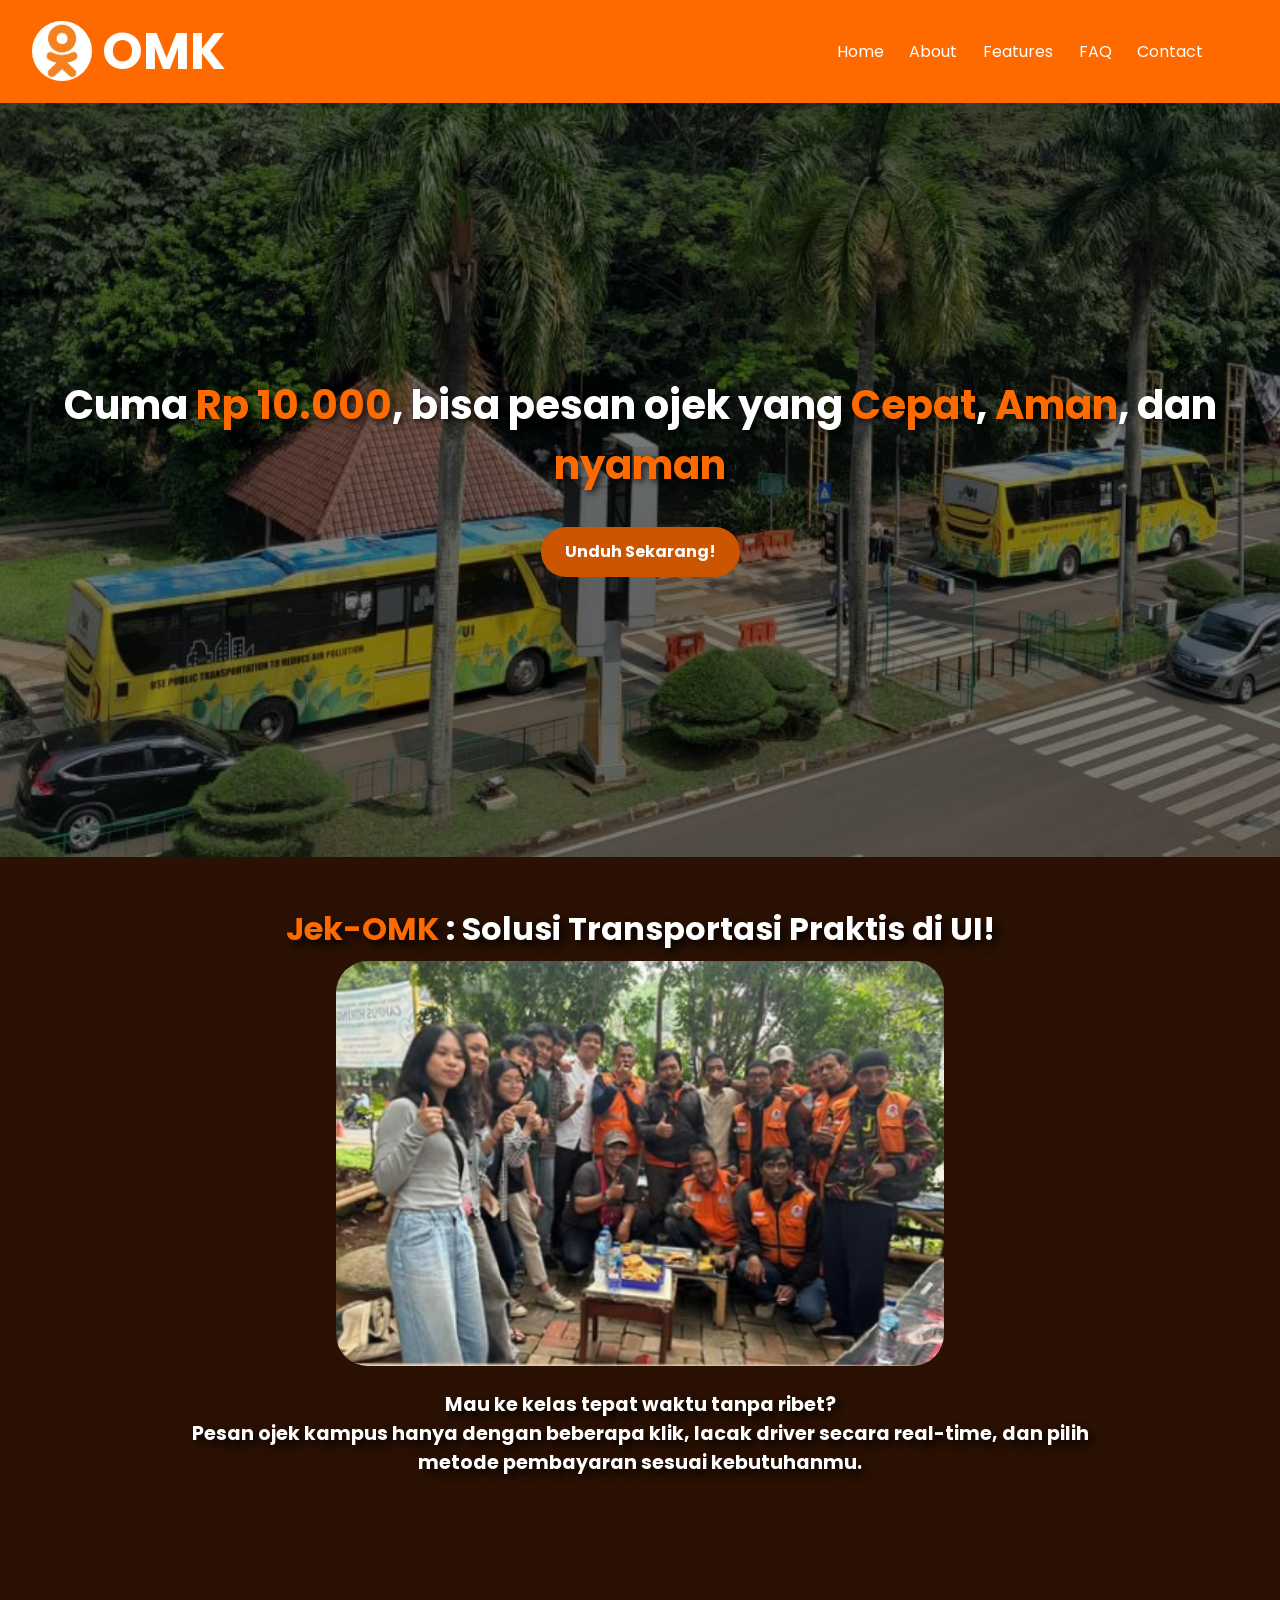
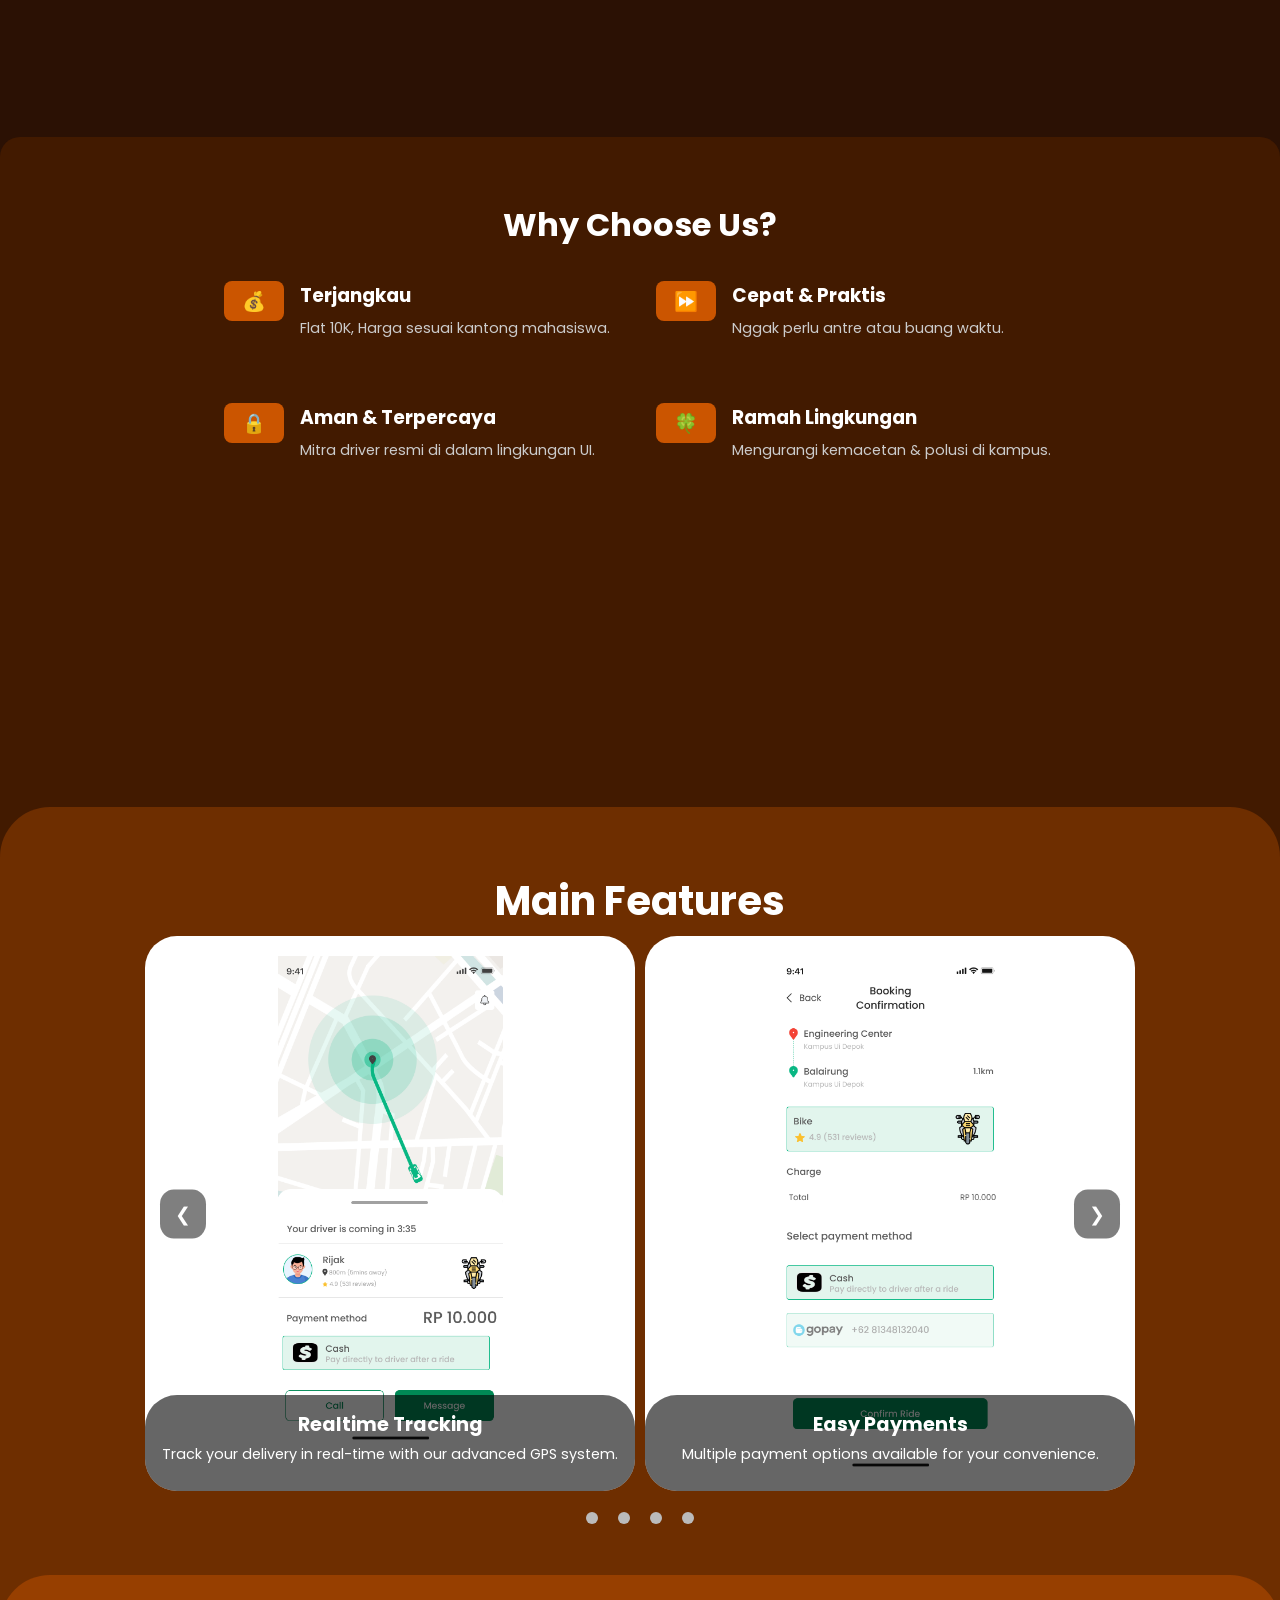
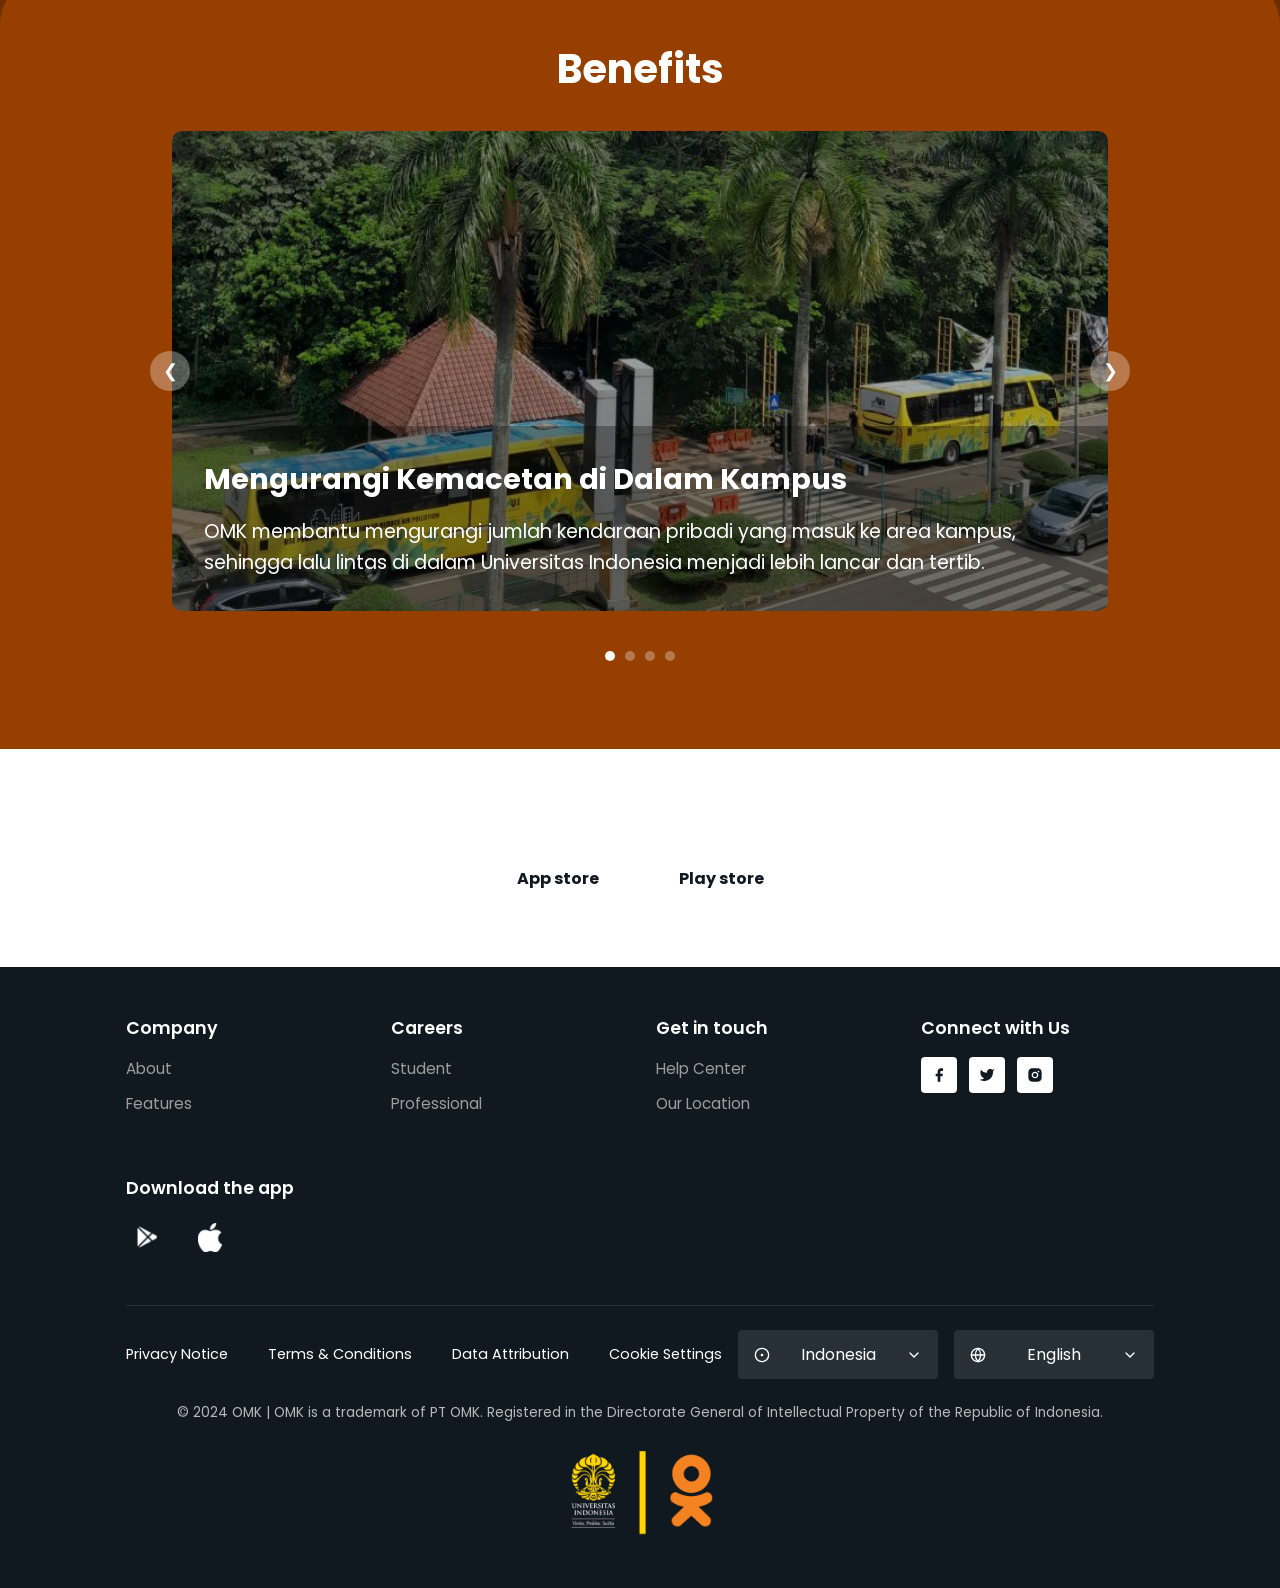
<file: Index.html>
<!DOCTYPE html>
<html lang="en">
<head>
    <meta charset="UTF-8">
    <meta name="viewport" content="width=device-width, initial-scale=1.0">
    <title>OMK</title>
    <link rel="icon" type="image/x-icon" href="assets/omk_logo_uaG_icon.ico">
    <link rel="stylesheet" href="style/styles.css">
    <link rel="stylesheet" href="style/4kHeader-Footer.css">
    <link href="https://fonts.googleapis.com/css2?family=Poppins:wght@800&display=swap" rel="stylesheet">
</head>
<body>
    <div class="container">
        <!-- Header -->
        <header class="header">
            <div class="logo">
                <img src="assets/Logo_main.png" alt="logo omk" height="60px" style="border-radius: 30px;">
                <span class="logo-text">OMK</span>
            </div>            
            <nav class="nav-menu" id="navMenu">
                <ul>    
                    <li><a href="Index.html">Home</a></li>
                    <li><a href="about.html">About</a></li>
                    <li><a href="features.html">Features</a></li>
                    <li><a href="Index_faq.html">FAQ</a></li>
                    <li><a href="contact.html">Contact</a></li>
                </ul>
            </nav>
            <div class="menu-icon" id="menuToggle">&#9776;</div>
        </header>

        <!-- Hero Section with Product Grid -->
        <section id="home" class="hero">
            <h1>Cuma <span style="color: #ff6a00;">Rp 10.000</span>, bisa pesan ojek yang <span style="color: #ff6a00;">Cepat</span>, <span style="color: #ff6a00;">Aman</span>, dan <span style="color: #ff6a00;">nyaman</span></h1>
            <a href="https://www.figma.com/design/m7IZHGyGPSgOtNWLPlBbos/OMK?m=auto&t=wl3Vj22p5blNziUP-6" class="button">Unduh Sekarang!</a>
        </section>
        
        <section id="about">
            <!-- About OMK -->
            <div class="about">
                <h1><span style="color: #ff6a00;">Jek-OMK</span> : Solusi Transportasi Praktis di UI!</h1>
                <img src="assets/opang.png" style="border-radius: 2rem; margin-top: 0.5rem; margin-bottom: 0.5rem;" alt="opang1">
                <h2 id="about-h2"><span class="abouts">Mau ke kelas tepat waktu tanpa ribet? </span><br><span class="about2">Jek-OMK hadir untuk membantu mobilitasmu di dalam kampus UI dengan cepat, aman, dan nyaman! </span><span class="about3">Pesan ojek kampus hanya dengan beberapa klik, lacak driver secara real-time, dan pilih metode pembayaran sesuai kebutuhanmu.</span> 
                </h2>
            </div>
        </section>

        <!-- Why Choose Us -->
        <section class="join">
            <h2>Why Choose Us?</h2>
            
            <div class="join-options">
                <div class="join-option">
                    <div class="option-icon">
                        <p>💰</p>
                    </div>
                    <div class="option-content">
                        <h3>Terjangkau</h3>
                        <p>Flat 10K, Harga sesuai kantong mahasiswa.</p>
                    </div>
                </div>
                
                <div class="join-option">
                    <div class="option-icon">
                        <p>⏩</p>
                    </div>         
                    <div class="option-content">
                        <h3>Cepat & Praktis</h3>
                        <p>Nggak perlu antre atau buang waktu.</p>
                    </div>
                </div>
                
                <div class="join-option">
                    <div class="option-icon">
                        <p>🔒</p>
                    </div>
                    <div class="option-content">
                        <h3>Aman & Terpercaya</h3>
                        <p>Mitra driver resmi di dalam lingkungan UI.</p>
                    </div>
                </div>

                <div class="join-option">
                    <div class="option-icon">
                        <p>🍀</p>
                    </div>
                    <div class="option-content">
                        <h3>Ramah Lingkungan</h3>
                        <p>Mengurangi kemacetan & polusi di kampus.</p>
                    </div>
                </div>
            </div>
        </section>


        <!-- Main Features -->
        <div class="about1">
            <h1>Main Features</h1>
            <div class="slideshow-container">
                <div class="slides-wrapper">
                    <div class="slide">
                        <img src="assets/image1.png" alt="Realtime Tracking">
                        <div class="slide-content">
                            <h3>Realtime Tracking</h3>
                            <p>Track your delivery in real-time with our advanced GPS system.</p>
                        </div>
                    </div>
        
                    <div class="slide">
                        <img src="assets/image2.png" alt="Easy Payments">
                        <div class="slide-content">
                            <h3>Easy Payments</h3>
                            <p>Multiple payment options available for your convenience.</p>
                        </div>
                    </div>
        
                    <div class="slide">
                        <img src="assets/image3.png" alt="comm">
                        <div class="slide-content">
                            <h3>Easy Communication</h3>
                            <p>Our app is enables users to Contact driver to ensure ride safely.</p>
                        </div>
                    </div>

                    <div class="slide">
                        <img src="assets/image4.png" alt="comm">
                        <div class="slide-content">
                            <h3>Need Help?</h3>
                            <p>Our customer service team is always ready to help you!</p>
                        </div>
                    </div>
                </div>
            
        
            <!-- Navigation buttons -->
            <button class="prev" onclick="moveSlide(-1)">&#10094;</button>
            <button class="next" onclick="moveSlide(1)">&#10095;</button>
        </div>
            <!-- Dots for manual navigation -->
            <div class="dots-container">
                <span class="dot" onclick="currentSlide(0)"></span>
                <span class="dot" onclick="currentSlide(1)"></span>
                <span class="dot" onclick="currentSlide(2)"></span>
                <span class="dot" onclick="currentSlide(3)"></span>
            </div>
        </div>

    <!-- Benefits Section -->
    <section class="slider">
        <h2>Benefits</h2>
        
        <div class="benefits-container">
            <div class="benefits-wrapper">
                <!-- Individual benefit slides -->
                <div class="benefit-slide">
                    <div class="benefit-image-container">
                        <img src="assets/Bikun.jpg" alt="Free counselling" class="benefit-image">
                        <div class="benefit-content">
                            <h3>Mengurangi Kemacetan di Dalam Kampus</h3>
                            <p>OMK membantu mengurangi jumlah kendaraan pribadi yang masuk ke area kampus, sehingga lalu lintas di dalam Universitas Indonesia menjadi lebih lancar dan tertib.</p>
                        </div>
                    </div>
                </div>
                
                <div class="benefit-slide">
                    <div class="benefit-image-container">
                        <img src="assets/Benefit2.png" alt="Free counselling" class="benefit-image">
                        <div class="benefit-content">
                            <h3>Mengurangi Emisi Karbon</h3>
                            <p>Dengan lebih banyak mahasiswa menggunakan layanan transportasi yang sama, jumlah kendaraan yang beroperasi berkurang, sehingga polusi udara di lingkungan kampus juga dapat ditekan.</p>
                        </div>
                    </div>
                </div>
                
                <div class="benefit-slide">
                    <div class="benefit-image-container">
                        <img src="assets/Benefit3.png" alt="Free counselling" class="benefit-image">
                        <div class="benefit-content">
                            <h3>Mendukung Ekosistem Transportasi Berkelanjutan</h3>
                            <p>OMK bisa menjadi bagian dari sistem transportasi kampus yang lebih terorganisir, mengurangi ketergantungan pada kendaraan pribadi dan mendorong budaya berbagi transportasi.</p>
                        </div>
                    </div>
                </div>
                
                <div class="benefit-slide">
                    <div class="benefit-image-container">
                        <img src="assets/Benefit4.png" alt="Free counselling" class="benefit-image">
                        <div class="benefit-content">
                            <h3>Mengurangi Beban Parkir</h3>
                            <p>Jika lebih banyak mahasiswa memilih OMK dibandingkan membawa kendaraan pribadi, maka kebutuhan lahan parkir di dalam kampus dapat dikurangi, sehingga area kampus bisa dimanfaatkan untuk fasilitas lain yang lebih bermanfaat.</p>
                        </div>
                    </div>
                </div>
            </div>
            
            <!-- Navigation arrows -->
            <button class="benefit-prev" onclick="moveBenefitSlide(-1)">&#10094;</button>
            <button class="benefit-next" onclick="moveBenefitSlide(1)">&#10095;</button>
        </div>
        
        <!-- Dots for navigation -->
        <div class="benefit-dots">
            <span class="benefit-dot active" onclick="currentBenefitSlide(0)"></span>
            <span class="benefit-dot" onclick="currentBenefitSlide(1)"></span>
            <span class="benefit-dot" onclick="currentBenefitSlide(2)"></span>
            <span class="benefit-dot" onclick="currentBenefitSlide(3)"></span>
        </div>
    </section>

        <!-- Download Section -->
        <section class="download">
            <h2>Good to Go? Download the OMK app today!</h2>
            <div class="store-buttons">
                <div class="store-button">App store</div>
                <div class="store-button">Play store</div>
            </div>
        </section>

        <!-- Footer -->
        <footer class="footer">
                <div class="footer-top">
                    <div class="footer-columns">
                        <div class="footer-column">
                            <h3>Company</h3>
                            <a href="about.html" class="footer-link">About</a>
                            <a href="features.html" class="footer-link">Features</a>
                        </div>
                
                        
                        <div class="footer-column">
                            <h3>Careers</h3>
                            <a href="contact.html" class="footer-link">Student</a>
                            <a href="contact.html" class="footer-link">Professional</a>
                        </div>
                        
                        <div class="footer-column">
                            <h3>Get in touch</h3>
                            <a href="contact.html" class="footer-link">Help Center</a>
                            <a href="contact.html" class="footer-link">Our Location</a>
                        </div>
                         
                        <div class="footer-column">
                            <h3>Connect with Us</h3>
                            <div class="social-icons">
                                <a href="#" class="social-icon">
                                    <svg width="16" height="16" viewBox="0 0 24 24" fill="none" xmlns="http://www.w3.org/2000/svg">
                                        <path d="M18 2H15C13.6739 2 12.4021 2.52678 11.4645 3.46447C10.5268 4.40215 10 5.67392 10 7V10H7V14H10V22H14V14H17L18 10H14V7C14 6.73478 14.1054 6.48043 14.2929 6.29289C14.4804 6.10536 14.7348 6 15 6H18V2Z" fill="#101820"/>
                                    </svg>
                                </a>
                                <a href="#" class="social-icon">
                                    <svg width="16" height="16" viewBox="0 0 24 24" fill="none" xmlns="http://www.w3.org/2000/svg">
                                        <path d="M23 3.01006C22.0424 3.68553 20.9821 4.20217 19.86 4.54006C19.2577 3.84757 18.4573 3.35675 17.567 3.13398C16.6767 2.91122 15.7395 2.96725 14.8821 3.29451C14.0247 3.62177 13.2884 4.20446 12.773 4.96377C12.2575 5.72309 11.9877 6.62239 12 7.54006V8.54006C10.2426 8.58562 8.50127 8.19587 6.93101 7.4055C5.36074 6.61513 4.01032 5.44869 3 4.01006C3 4.01006 -1 13.0101 8 17.0101C5.94053 18.408 3.48716 19.109 1 19.0101C10 24.0101 21 19.0101 21 7.51006C20.9991 7.23151 20.9723 6.95365 20.92 6.68006C21.9406 5.67355 22.6608 4.40277 23 3.01006V3.01006Z" fill="#101820"/>
                                    </svg>
                                </a>
                                <a href="#" class="social-icon">
                                    <svg width="16" height="16" viewBox="0 0 24 24" fill="none" xmlns="http://www.w3.org/2000/svg">
                                        <path d="M12 2C14.717 2 15.056 2.01 16.122 2.06C17.187 2.11 17.912 2.277 18.55 2.525C19.21 2.779 19.766 3.123 20.322 3.678C20.8305 4.1779 21.224 4.78259 21.475 5.45C21.722 6.087 21.89 6.813 21.94 7.878C21.987 8.944 22 9.283 22 12C22 14.717 21.99 15.056 21.94 16.122C21.89 17.187 21.722 17.912 21.475 18.55C21.2247 19.2178 20.8311 19.8226 20.322 20.322C19.822 20.8303 19.2173 21.2238 18.55 21.475C17.913 21.722 17.187 21.89 16.122 21.94C15.056 21.987 14.717 22 12 22C9.283 22 8.944 21.99 7.878 21.94C6.813 21.89 6.088 21.722 5.45 21.475C4.78233 21.2245 4.17753 20.8309 3.678 20.322C3.16941 19.8222 2.77593 19.2175 2.525 18.55C2.277 17.913 2.11 17.187 2.06 16.122C2.013 15.056 2 14.717 2 12C2 9.283 2.01 8.944 2.06 7.878C2.11 6.812 2.277 6.088 2.525 5.45C2.77524 4.78218 3.1688 4.17732 3.678 3.678C4.17767 3.16923 4.78243 2.77573 5.45 2.525C6.088 2.277 6.812 2.11 7.878 2.06C8.944 2.013 9.283 2 12 2ZM12 7C10.6739 7 9.40215 7.52678 8.46447 8.46447C7.52678 9.40215 7 10.6739 7 12C7 13.3261 7.52678 14.5979 8.46447 15.5355C9.40215 16.4732 10.6739 17 12 17C13.3261 17 14.5979 16.4732 15.5355 15.5355C16.4732 14.5979 17 13.3261 17 12C17 10.6739 16.4732 9.40215 15.5355 8.46447C14.5979 7.52678 13.3261 7 12 7V7ZM18.5 6.75C18.5 6.41848 18.3683 6.10054 18.1339 5.86612C17.8995 5.6317 17.5815 5.5 17.25 5.5C16.9185 5.5 16.6005 5.6317 16.3661 5.86612C16.1317 6.10054 16 6.41848 16 6.75C16 7.08152 16.1317 7.39946 16.3661 7.63388C16.6005 7.8683 16.9185 8 17.25 8C17.5815 8 17.8995 7.8683 18.1339 7.63388C18.3683 7.39946 18.5 7.08152 18.5 6.75ZM12 9C12.7956 9 13.5587 9.31607 14.1213 9.87868C14.6839 10.4413 15 11.2044 15 12C15 12.7956 14.6839 13.5587 14.1213 14.1213C13.5587 14.6839 12.7956 15 12 15C11.2044 15 10.4413 14.6839 9.87868 14.1213C9.31607 13.5587 9 12.7956 9 12C9 11.2044 9.31607 10.4413 9.87868 9.87868C10.4413 9.31607 11.2044 9 12 9Z" fill="#101820"/>
                                    </svg>
                                </a>
                            </div>
                        </div>       

                        <div class="footer-column">
                            <h3>Download the app</h3>
                            <div class="app-stores">
                                <a href="https://www.figma.com/design/m7IZHGyGPSgOtNWLPlBbos/OMK?m=auto&t=wl3Vj22p5blNziUP-6" class="app-store">
                                    <img src="assets/google-play.png" style="width: 1.5rem;"  alt="google-play">
                                </a>
                                <a href="https://www.figma.com/design/m7IZHGyGPSgOtNWLPlBbos/OMK?m=auto&t=wl3Vj22p5blNziUP-6" class="app-store">
                                    <svg width="24" height="24" viewBox="0 0 24 24" fill="none" xmlns="http://www.w3.org/2000/svg">
                                        <img src="assets\Apple_logo_white.png" style="width: 1.5rem;"  alt="apple">
                                    </svg>
                                </a>
                            </div>
                        </div>
                    </div>
                </div>
                
                <div class="footer-bottom">
                    <div class="footer-bottom-content">
                        <div class="footer-nav">
                            <a href="contact.html" class="footer-nav-link">Privacy Notice</a>
                            <a href="contact.html" class="footer-nav-link">Terms & Conditions</a>
                            <a href="contact.html" class="footer-nav-link">Data Attribution</a>
                            <a href="contact.html" class="footer-nav-link">Cookie Settings</a>
                        </div>
                        
                        <div class="selectors">
                            <div class="country-selector">
                                <div class="selector-content">
                                    <svg width="16" height="16" viewBox="0 0 24 24" fill="none" xmlns="http://www.w3.org/2000/svg">
                                        <path d="M12 13C12.5523 13 13 12.5523 13 12C13 11.4477 12.5523 11 12 11C11.4477 11 11 11.4477 11 12C11 12.5523 11.4477 13 12 13Z" fill="white"/>
                                        <path d="M12 22C17.5228 22 22 17.5228 22 12C22 6.47715 17.5228 2 12 2C6.47715 2 2 6.47715 2 12C2 17.5228 6.47715 22 12 22Z" stroke="white" stroke-width="2" stroke-linecap="round" stroke-linejoin="round"/>
                                        <path d="M12 13C12.5523 13 13 12.5523 13 12C13 11.4477 12.5523 11 12 11C11.4477 11 11 11.4477 11 12C11 12.5523 11.4477 13 12 13Z" stroke="white" stroke-width="2" stroke-linecap="round" stroke-linejoin="round"/>
                                    </svg>
                                    <span>Indonesia</span>
                                    <svg width="16" height="16" viewBox="0 0 24 24" fill="none" xmlns="http://www.w3.org/2000/svg">
                                        <path d="M6 9L12 15L18 9" stroke="white" stroke-width="2" stroke-linecap="round" stroke-linejoin="round"/>
                                    </svg>
                                </div>
                            </div>
                            
                            <div class="language-selector">
                                <div class="selector-content">
                                    <svg width="16" height="16" viewBox="0 0 24 24" fill="none" xmlns="http://www.w3.org/2000/svg">
                                        <path d="M12 22C17.5228 22 22 17.5228 22 12C22 6.47715 17.5228 2 12 2C6.47715 2 2 6.47715 2 12C2 17.5228 6.47715 22 12 22Z" stroke="white" stroke-width="2" stroke-linecap="round" stroke-linejoin="round"/>
                                        <path d="M2 12H22" stroke="white" stroke-width="2" stroke-linecap="round" stroke-linejoin="round"/>
                                        <path d="M12 2C14.5013 4.73835 15.9228 8.29203 16 12C15.9228 15.708 14.5013 19.2616 12 22C9.49872 19.2616 8.07725 15.708 8 12C8.07725 8.29203 9.49872 4.73835 12 2V2Z" stroke="white" stroke-width="2" stroke-linecap="round" stroke-linejoin="round"/>
                                    </svg>
                                    <span>English</span>
                                    <svg width="16" height="16" viewBox="0 0 24 24" fill="none" xmlns="http://www.w3.org/2000/svg">
                                        <path d="M6 9L12 15L18 9" stroke="white" stroke-width="2" stroke-linecap="round" stroke-linejoin="round"/>
                                    </svg>
                                </div>
                            </div>
                        </div>
                    </div>
                    
                    <div class="copyright">
                        <p>© 2024 OMK | OMK is a trademark of PT OMK. Registered in the Directorate General of Intellectual Property of the Republic of Indonesia.</p>
                        <div class="logo-footer">
                            <img src="assets/ui_omk_logo.png" alt="logo omk" height="100px">
                            <span class="logo-text"></span>
                        </div>  
                    </div>
                </div>
        </footer>
    </div>
</body>
<script src="script/scripts.js"></script>
</html>
</file>
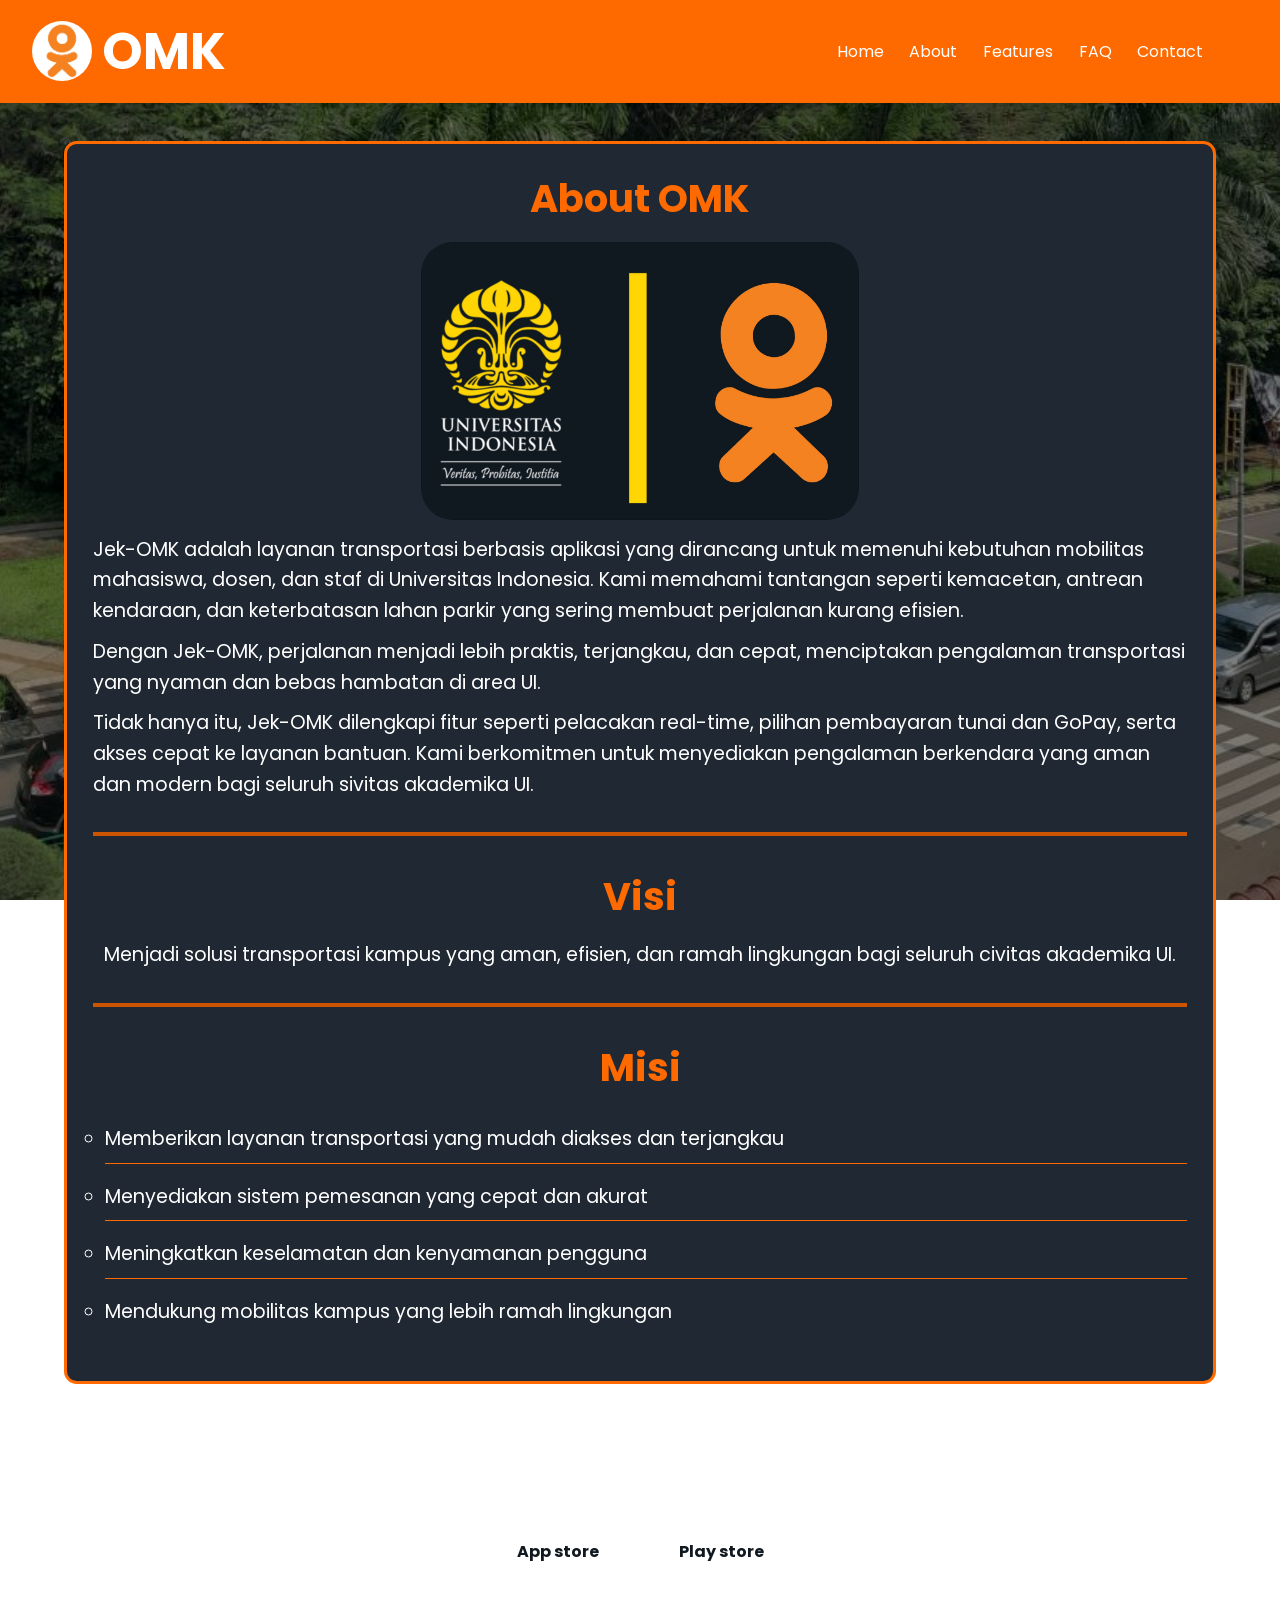
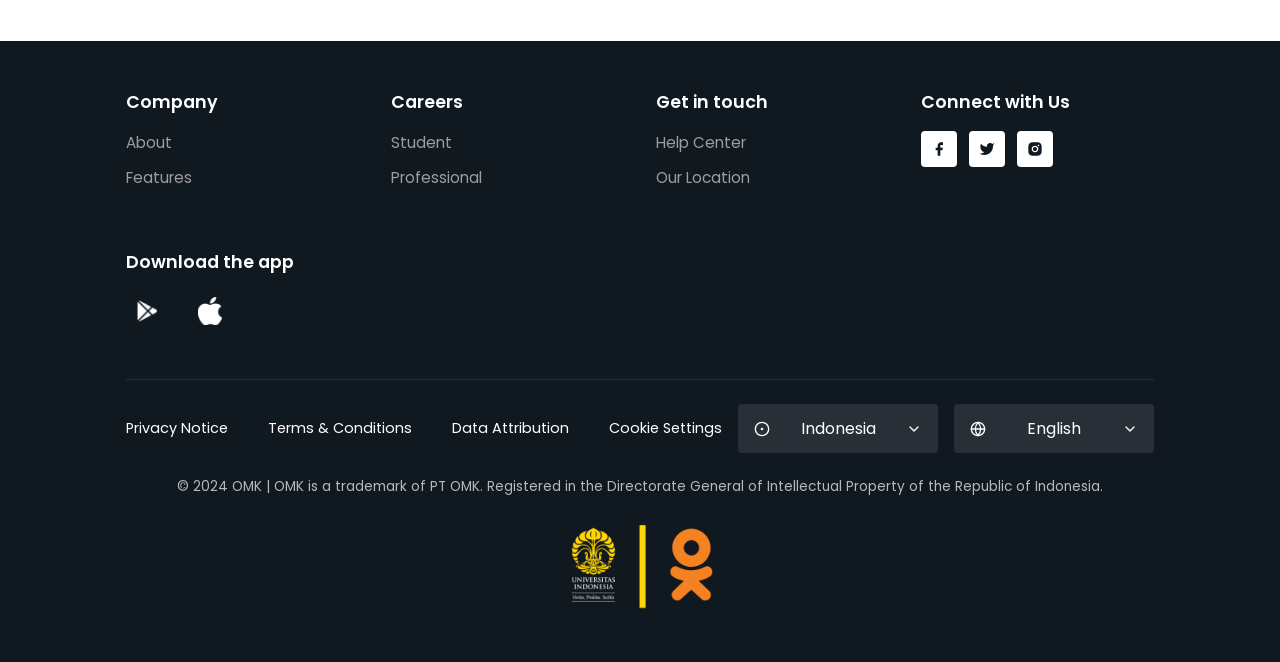
<file: about.html>
<!DOCTYPE html>
<html lang="en">
<head>
    <meta charset="UTF-8">
    <meta name="viewport" content="width=device-width, initial-scale=1.0">
    <title>OMK - About</title>
    <link rel="icon" type="image/x-icon" href="assets/omk_logo_uaG_icon.ico">
    <link rel="stylesheet" href="style/styles.css">
    <link rel="stylesheet" href="style/about.css">
    <link rel="stylesheet" href="style/4kHeader-Footer.css">
    <script src="script/scripts.js"></script>
    <link href="https://fonts.googleapis.com/css2?family=Poppins:wght@800&display=swap" rel="stylesheet">
</head>
<body>
    <div class="container">
        <!-- Header -->
        <header class="header">
            <div class="logo">
                <img src="assets/Logo_main.png" alt="logo omk" height="60px" style="border-radius: 30px;">
                <span class="logo-text">OMK</span>
            </div>            
            <nav class="nav-menu" id="navMenu">
                <ul>    
                    <li><a href="Index.html">Home</a></li>
                    <li><a href="about.html">About</a></li>
                    <li><a href="features.html">Features</a></li>
                    <li><a href="Index_faq.html">FAQ</a></li>
                    <li><a href="contact.html">Contact</a></li>
                </ul>
            </nav>
            <div class="menu-icon" id="menuToggle">&#9776;</div>
        </header>

        <section class="about-section">
            <div class="about-container">
                <h2 class="about-title">About OMK</h2>
                <div class="about-logo">
                    <img src="assets/ui_omk_logo.jpg" alt="UI OMK Logo">
                </div>
                <p class="about-text">
                    Jek-OMK adalah layanan transportasi berbasis aplikasi yang dirancang untuk memenuhi kebutuhan mobilitas mahasiswa, dosen, dan staf di Universitas Indonesia. 
                    Kami memahami tantangan seperti kemacetan, antrean kendaraan, dan keterbatasan lahan parkir yang sering membuat perjalanan kurang efisien.
                </p>
                <p class="about-text" id="text2">
                    Dengan Jek-OMK, perjalanan menjadi lebih praktis, terjangkau, dan cepat, menciptakan pengalaman transportasi yang nyaman dan bebas hambatan di area UI.
                </p>
                <p class="about-text" id="text3">
                    Tidak hanya itu, Jek-OMK dilengkapi fitur seperti pelacakan real-time, pilihan pembayaran tunai dan GoPay, serta akses cepat ke layanan bantuan.
                    Kami berkomitmen untuk menyediakan pengalaman berkendara yang aman dan modern bagi seluruh sivitas akademika UI.
                </p>
                
                <hr>
        
                <h2 class="about-title">Visi</h2>
                <p class="about-text" style="text-align: center;">Menjadi solusi transportasi kampus yang aman, efisien, dan ramah lingkungan bagi seluruh civitas akademika UI.</p>
        
                <hr>
        
                <h2 class="about-title">Misi</h2>
                <ul class="about-list">
                    <li class="about-text">Memberikan layanan transportasi yang mudah diakses dan terjangkau</li>
                    <li class="about-text">Menyediakan sistem pemesanan yang cepat dan akurat</li>
                    <li class="about-text">Meningkatkan keselamatan dan kenyamanan pengguna</li>
                    <li class="about-text">Mendukung mobilitas kampus yang lebih ramah lingkungan</li>
                </ul>
            </div>
        </section>
        

        <!-- Download Section -->
        <section class="download">
            <h2>Good to Go? Download the OMK app today!</h2>
            <div class="store-buttons">
                <div class="store-button">App store</div>
                <div class="store-button">Play store</div>
            </div>
        </section>

        <!-- Footer -->
        <footer class="footer">
            <div class="footer-top">
                <div class="footer-columns">
                    <div class="footer-column">
                        <h3>Company</h3>
                        <a href="about.html" class="footer-link">About</a>
                        <a href="features.html" class="footer-link">Features</a>
                    </div>
            
                    
                    <div class="footer-column">
                        <h3>Careers</h3>
                        <a href="contact.html" class="footer-link">Student</a>
                        <a href="contact.html" class="footer-link">Professional</a>
                    </div>
                    
                    <div class="footer-column">
                        <h3>Get in touch</h3>
                        <a href="contact.html" class="footer-link">Help Center</a>
                        <a href="contact.html" class="footer-link">Our Location</a>
                    </div>
                     
                    <div class="footer-column">
                        <h3>Connect with Us</h3>
                        <div class="social-icons">
                            <a href="#" class="social-icon">
                                <svg width="16" height="16" viewBox="0 0 24 24" fill="none" xmlns="http://www.w3.org/2000/svg">
                                    <path d="M18 2H15C13.6739 2 12.4021 2.52678 11.4645 3.46447C10.5268 4.40215 10 5.67392 10 7V10H7V14H10V22H14V14H17L18 10H14V7C14 6.73478 14.1054 6.48043 14.2929 6.29289C14.4804 6.10536 14.7348 6 15 6H18V2Z" fill="#101820"/>
                                </svg>
                            </a>
                            <a href="#" class="social-icon">
                                <svg width="16" height="16" viewBox="0 0 24 24" fill="none" xmlns="http://www.w3.org/2000/svg">
                                    <path d="M23 3.01006C22.0424 3.68553 20.9821 4.20217 19.86 4.54006C19.2577 3.84757 18.4573 3.35675 17.567 3.13398C16.6767 2.91122 15.7395 2.96725 14.8821 3.29451C14.0247 3.62177 13.2884 4.20446 12.773 4.96377C12.2575 5.72309 11.9877 6.62239 12 7.54006V8.54006C10.2426 8.58562 8.50127 8.19587 6.93101 7.4055C5.36074 6.61513 4.01032 5.44869 3 4.01006C3 4.01006 -1 13.0101 8 17.0101C5.94053 18.408 3.48716 19.109 1 19.0101C10 24.0101 21 19.0101 21 7.51006C20.9991 7.23151 20.9723 6.95365 20.92 6.68006C21.9406 5.67355 22.6608 4.40277 23 3.01006V3.01006Z" fill="#101820"/>
                                </svg>
                            </a>
                            <a href="#" class="social-icon">
                                <svg width="16" height="16" viewBox="0 0 24 24" fill="none" xmlns="http://www.w3.org/2000/svg">
                                    <path d="M12 2C14.717 2 15.056 2.01 16.122 2.06C17.187 2.11 17.912 2.277 18.55 2.525C19.21 2.779 19.766 3.123 20.322 3.678C20.8305 4.1779 21.224 4.78259 21.475 5.45C21.722 6.087 21.89 6.813 21.94 7.878C21.987 8.944 22 9.283 22 12C22 14.717 21.99 15.056 21.94 16.122C21.89 17.187 21.722 17.912 21.475 18.55C21.2247 19.2178 20.8311 19.8226 20.322 20.322C19.822 20.8303 19.2173 21.2238 18.55 21.475C17.913 21.722 17.187 21.89 16.122 21.94C15.056 21.987 14.717 22 12 22C9.283 22 8.944 21.99 7.878 21.94C6.813 21.89 6.088 21.722 5.45 21.475C4.78233 21.2245 4.17753 20.8309 3.678 20.322C3.16941 19.8222 2.77593 19.2175 2.525 18.55C2.277 17.913 2.11 17.187 2.06 16.122C2.013 15.056 2 14.717 2 12C2 9.283 2.01 8.944 2.06 7.878C2.11 6.812 2.277 6.088 2.525 5.45C2.77524 4.78218 3.1688 4.17732 3.678 3.678C4.17767 3.16923 4.78243 2.77573 5.45 2.525C6.088 2.277 6.812 2.11 7.878 2.06C8.944 2.013 9.283 2 12 2ZM12 7C10.6739 7 9.40215 7.52678 8.46447 8.46447C7.52678 9.40215 7 10.6739 7 12C7 13.3261 7.52678 14.5979 8.46447 15.5355C9.40215 16.4732 10.6739 17 12 17C13.3261 17 14.5979 16.4732 15.5355 15.5355C16.4732 14.5979 17 13.3261 17 12C17 10.6739 16.4732 9.40215 15.5355 8.46447C14.5979 7.52678 13.3261 7 12 7V7ZM18.5 6.75C18.5 6.41848 18.3683 6.10054 18.1339 5.86612C17.8995 5.6317 17.5815 5.5 17.25 5.5C16.9185 5.5 16.6005 5.6317 16.3661 5.86612C16.1317 6.10054 16 6.41848 16 6.75C16 7.08152 16.1317 7.39946 16.3661 7.63388C16.6005 7.8683 16.9185 8 17.25 8C17.5815 8 17.8995 7.8683 18.1339 7.63388C18.3683 7.39946 18.5 7.08152 18.5 6.75ZM12 9C12.7956 9 13.5587 9.31607 14.1213 9.87868C14.6839 10.4413 15 11.2044 15 12C15 12.7956 14.6839 13.5587 14.1213 14.1213C13.5587 14.6839 12.7956 15 12 15C11.2044 15 10.4413 14.6839 9.87868 14.1213C9.31607 13.5587 9 12.7956 9 12C9 11.2044 9.31607 10.4413 9.87868 9.87868C10.4413 9.31607 11.2044 9 12 9Z" fill="#101820"/>
                                </svg>
                            </a>
                        </div>
                    </div>       

                    <div class="footer-column">
                        <h3>Download the app</h3>
                        <div class="app-stores">
                            <a href="https://www.figma.com/design/m7IZHGyGPSgOtNWLPlBbos/OMK?m=auto&t=wl3Vj22p5blNziUP-6" class="app-store">
                                <img src="assets/google-play.png" style="width: 1.5rem;"  alt="google-play">
                            </a>
                            <a href="https://www.figma.com/design/m7IZHGyGPSgOtNWLPlBbos/OMK?m=auto&t=wl3Vj22p5blNziUP-6" class="app-store">
                                <svg width="24" height="24" viewBox="0 0 24 24" fill="none" xmlns="http://www.w3.org/2000/svg">
                                    <img src="assets\Apple_logo_white.png" style="width: 1.5rem;"  alt="apple">
                                </svg>
                            </a>
                        </div>
                    </div>
                </div>
            </div>
            
            <div class="footer-bottom">
                <div class="footer-bottom-content">
                    <div class="footer-nav">
                        <a href="contact.html" class="footer-nav-link">Privacy Notice</a>
                        <a href="contact.html" class="footer-nav-link">Terms & Conditions</a>
                        <a href="contact.html" class="footer-nav-link">Data Attribution</a>
                        <a href="contact.html" class="footer-nav-link">Cookie Settings</a>
                    </div>
                    
                    <div class="selectors">
                        <div class="country-selector">
                            <div class="selector-content">
                                <svg width="16" height="16" viewBox="0 0 24 24" fill="none" xmlns="http://www.w3.org/2000/svg">
                                    <path d="M12 13C12.5523 13 13 12.5523 13 12C13 11.4477 12.5523 11 12 11C11.4477 11 11 11.4477 11 12C11 12.5523 11.4477 13 12 13Z" fill="white"/>
                                    <path d="M12 22C17.5228 22 22 17.5228 22 12C22 6.47715 17.5228 2 12 2C6.47715 2 2 6.47715 2 12C2 17.5228 6.47715 22 12 22Z" stroke="white" stroke-width="2" stroke-linecap="round" stroke-linejoin="round"/>
                                    <path d="M12 13C12.5523 13 13 12.5523 13 12C13 11.4477 12.5523 11 12 11C11.4477 11 11 11.4477 11 12C11 12.5523 11.4477 13 12 13Z" stroke="white" stroke-width="2" stroke-linecap="round" stroke-linejoin="round"/>
                                </svg>
                                <span>Indonesia</span>
                                <svg width="16" height="16" viewBox="0 0 24 24" fill="none" xmlns="http://www.w3.org/2000/svg">
                                    <path d="M6 9L12 15L18 9" stroke="white" stroke-width="2" stroke-linecap="round" stroke-linejoin="round"/>
                                </svg>
                            </div>
                        </div>
                        
                        <div class="language-selector">
                            <div class="selector-content">
                                <svg width="16" height="16" viewBox="0 0 24 24" fill="none" xmlns="http://www.w3.org/2000/svg">
                                    <path d="M12 22C17.5228 22 22 17.5228 22 12C22 6.47715 17.5228 2 12 2C6.47715 2 2 6.47715 2 12C2 17.5228 6.47715 22 12 22Z" stroke="white" stroke-width="2" stroke-linecap="round" stroke-linejoin="round"/>
                                    <path d="M2 12H22" stroke="white" stroke-width="2" stroke-linecap="round" stroke-linejoin="round"/>
                                    <path d="M12 2C14.5013 4.73835 15.9228 8.29203 16 12C15.9228 15.708 14.5013 19.2616 12 22C9.49872 19.2616 8.07725 15.708 8 12C8.07725 8.29203 9.49872 4.73835 12 2V2Z" stroke="white" stroke-width="2" stroke-linecap="round" stroke-linejoin="round"/>
                                </svg>
                                <span>English</span>
                                <svg width="16" height="16" viewBox="0 0 24 24" fill="none" xmlns="http://www.w3.org/2000/svg">
                                    <path d="M6 9L12 15L18 9" stroke="white" stroke-width="2" stroke-linecap="round" stroke-linejoin="round"/>
                                </svg>
                            </div>
                        </div>
                    </div>
                </div>
                
                <div class="copyright">
                    <p>© 2024 OMK | OMK is a trademark of PT OMK. Registered in the Directorate General of Intellectual Property of the Republic of Indonesia.</p>
                    <div class="logo-footer">
                        <img src="assets/ui_omk_logo.png" alt="logo omk" height="100px">
                        <span class="logo-text"></span>
                    </div>  
                </div>
            </div>
    </footer>
    </div>
    </div>
</body>
</html>
</file>
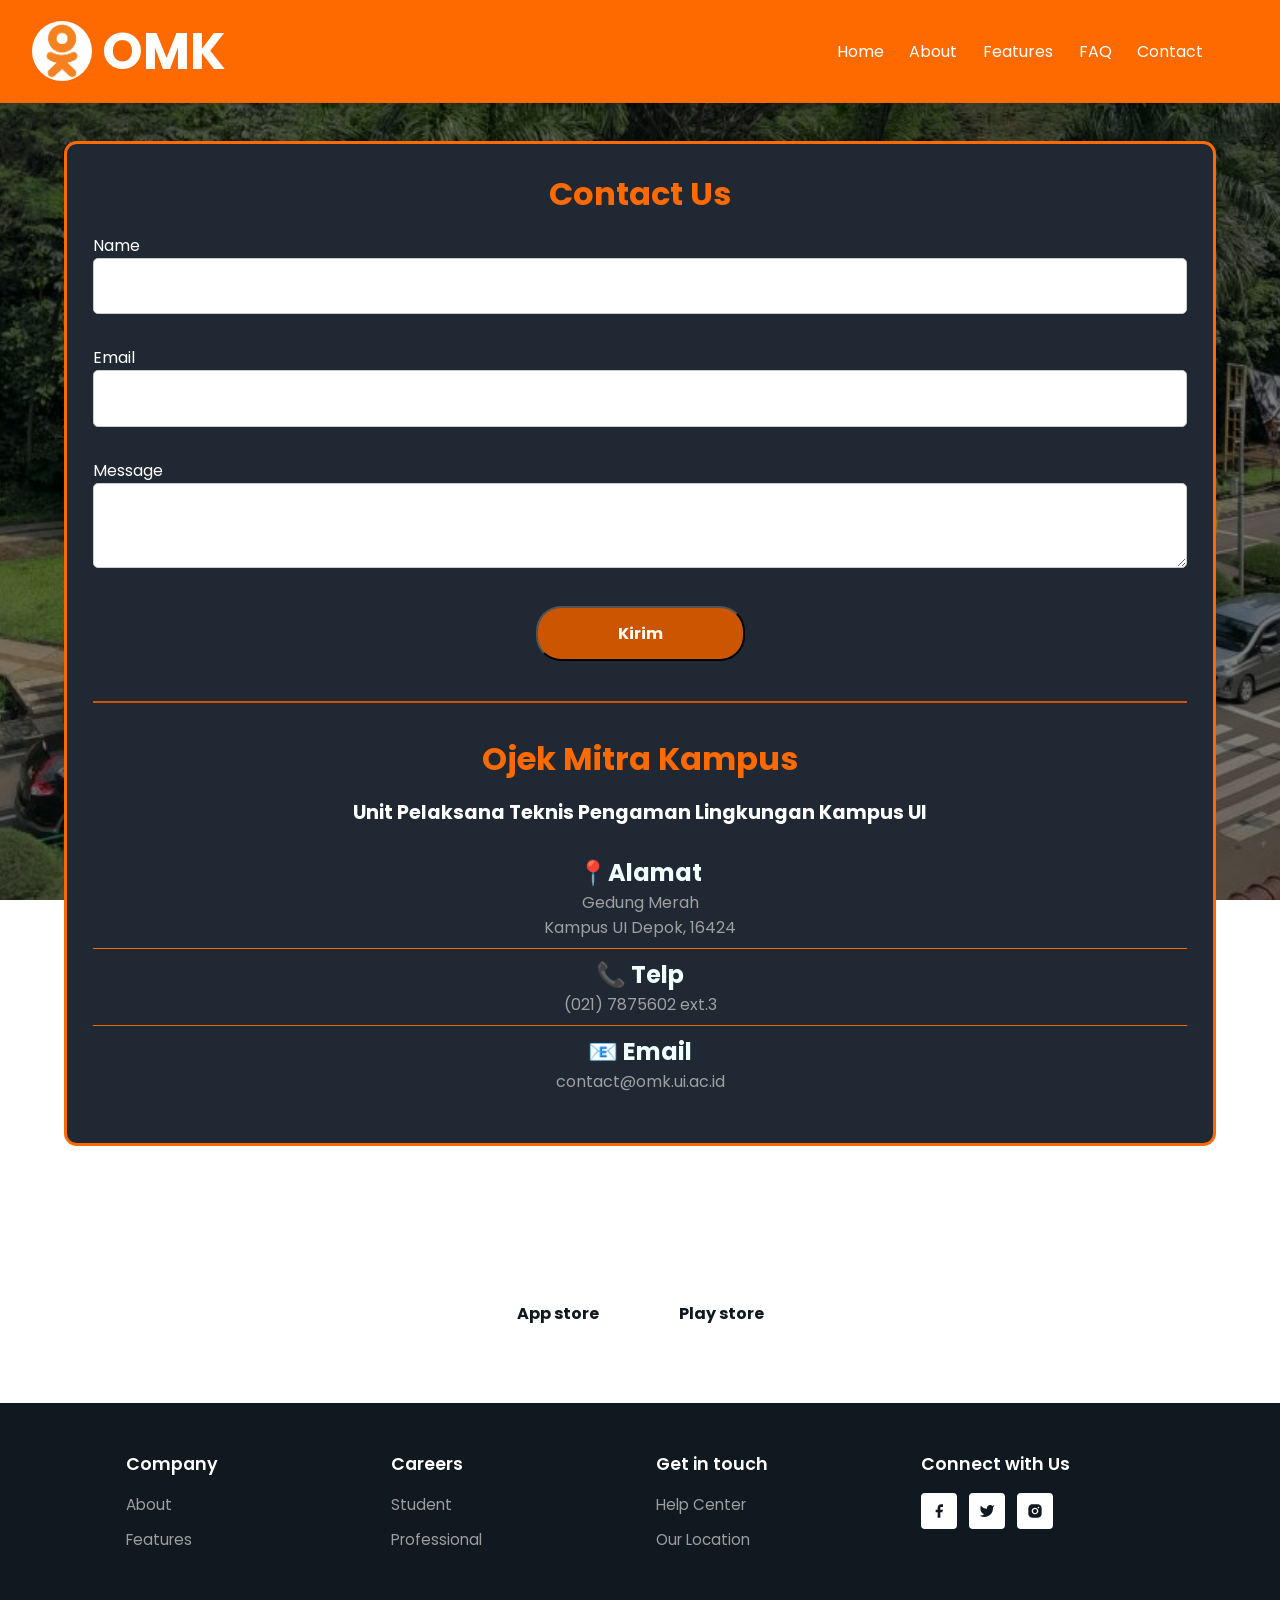
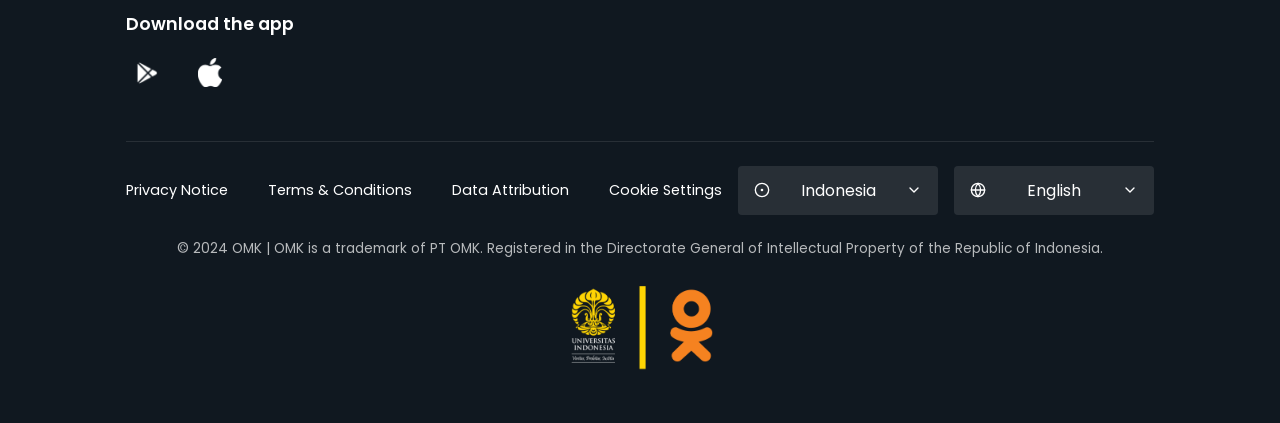
<file: contact.html>
<!DOCTYPE html>
<html lang="en">
<head>
    <meta charset="UTF-8">
    <meta name="viewport" content="width=device-width, initial-scale=1.0">
    <title>OMK - About</title>
    <link rel="icon" type="image/x-icon" href="assets/omk_logo_uaG_icon.ico">
    <link rel="stylesheet" href="style/styles.css">
    <link rel="stylesheet" href="style/contact.css">
    <link rel="stylesheet" href="style/4kHeader-Footer.css">
    <script src="script/scripts.js"></script>
    <link href="https://fonts.googleapis.com/css2?family=Poppins:wght@800&display=swap" rel="stylesheet">
</head>
<body>
    <div class="container">
        <!-- Header -->
        <header class="header">
            <div class="logo">
                <img src="assets/Logo_main.png" alt="logo omk" height="60px" style="border-radius: 30px;">
                <span class="logo-text">OMK</span>
            </div>            
            <nav class="nav-menu" id="navMenu">
                <ul>    
                    <li><a href="Index.html">Home</a></li>
                    <li><a href="about.html">About</a></li>
                    <li><a href="features.html">Features</a></li>
                    <li><a href="Index_faq.html">FAQ</a></li>
                    <li><a href="contact.html">Contact</a></li>
                </ul>
            </nav>
            <div class="menu-icon" id="menuToggle">&#9776;</div>
        </header>

        <section class="section2">
                <!-- <div class="pricing-option"> -->
                <div class="contact-container">
                    <h2 class="contact-title">Contact Us</h2>
                    <form id="contactForm">
                        <div class="form-group">
                            <label for="Name">Name</label>
                            <input type="text" id="Name">
                        </div>
                        <div class="form-group">
                            <label for="Email">Email</label>
                            <input type="email" id="Email">
                        </div>
                        <div class="form-group">
                            <label for="Message">Message</label>
                            <textarea id="Message"></textarea>
                        </div>
                        <button class="submit" type="submit">Kirim</button>
                    </form>  
                    <div id="errorMsg" style="color: red;"></div> <!-- Div for displaying error messages -->
                    <br>
                    <hr></hr>
                    <h2>Ojek Mitra Kampus</h2>
                    <h3>Unit Pelaksana Teknis Pengaman Lingkungan Kampus UI</h3>
                    <ul>
                        <li><b>📍Alamat  </b><br>
                            Gedung Merah  <br>
                            Kampus UI Depok, 16424</li>
                        <li><b>📞 Telp  </b> <br> 
                            (021) 7875602 ext.3</li>
                        <li><b>📧 Email  </b> <br>
                            contact@omk.ui.ac.id</li>
                    </ul>
                </div>
            </div>
        </section>

        <!-- Download Section -->
        <section class="download">
            <h2>Good to Go? Download the OMK app today!</h2>
            <div class="store-buttons">
                <div class="store-button">App store</div>
                <div class="store-button">Play store</div>
            </div>
        </section>

        <!-- Footer -->
        <footer class="footer">
            <div class="footer-top">
                <div class="footer-columns">
                    <div class="footer-column">
                        <h3>Company</h3>
                        <a href="about.html" class="footer-link">About</a>
                        <a href="features.html" class="footer-link">Features</a>
                    </div>
            
                    
                    <div class="footer-column">
                        <h3>Careers</h3>
                        <a href="contact.html" class="footer-link">Student</a>
                        <a href="contact.html" class="footer-link">Professional</a>
                    </div>
                    
                    <div class="footer-column">
                        <h3>Get in touch</h3>
                        <a href="contact.html" class="footer-link">Help Center</a>
                        <a href="contact.html" class="footer-link">Our Location</a>
                    </div>
                     
                    <div class="footer-column">
                        <h3>Connect with Us</h3>
                        <div class="social-icons">
                            <a href="#" class="social-icon">
                                <svg width="16" height="16" viewBox="0 0 24 24" fill="none" xmlns="http://www.w3.org/2000/svg">
                                    <path d="M18 2H15C13.6739 2 12.4021 2.52678 11.4645 3.46447C10.5268 4.40215 10 5.67392 10 7V10H7V14H10V22H14V14H17L18 10H14V7C14 6.73478 14.1054 6.48043 14.2929 6.29289C14.4804 6.10536 14.7348 6 15 6H18V2Z" fill="#101820"/>
                                </svg>
                            </a>
                            <a href="#" class="social-icon">
                                <svg width="16" height="16" viewBox="0 0 24 24" fill="none" xmlns="http://www.w3.org/2000/svg">
                                    <path d="M23 3.01006C22.0424 3.68553 20.9821 4.20217 19.86 4.54006C19.2577 3.84757 18.4573 3.35675 17.567 3.13398C16.6767 2.91122 15.7395 2.96725 14.8821 3.29451C14.0247 3.62177 13.2884 4.20446 12.773 4.96377C12.2575 5.72309 11.9877 6.62239 12 7.54006V8.54006C10.2426 8.58562 8.50127 8.19587 6.93101 7.4055C5.36074 6.61513 4.01032 5.44869 3 4.01006C3 4.01006 -1 13.0101 8 17.0101C5.94053 18.408 3.48716 19.109 1 19.0101C10 24.0101 21 19.0101 21 7.51006C20.9991 7.23151 20.9723 6.95365 20.92 6.68006C21.9406 5.67355 22.6608 4.40277 23 3.01006V3.01006Z" fill="#101820"/>
                                </svg>
                            </a>
                            <a href="#" class="social-icon">
                                <svg width="16" height="16" viewBox="0 0 24 24" fill="none" xmlns="http://www.w3.org/2000/svg">
                                    <path d="M12 2C14.717 2 15.056 2.01 16.122 2.06C17.187 2.11 17.912 2.277 18.55 2.525C19.21 2.779 19.766 3.123 20.322 3.678C20.8305 4.1779 21.224 4.78259 21.475 5.45C21.722 6.087 21.89 6.813 21.94 7.878C21.987 8.944 22 9.283 22 12C22 14.717 21.99 15.056 21.94 16.122C21.89 17.187 21.722 17.912 21.475 18.55C21.2247 19.2178 20.8311 19.8226 20.322 20.322C19.822 20.8303 19.2173 21.2238 18.55 21.475C17.913 21.722 17.187 21.89 16.122 21.94C15.056 21.987 14.717 22 12 22C9.283 22 8.944 21.99 7.878 21.94C6.813 21.89 6.088 21.722 5.45 21.475C4.78233 21.2245 4.17753 20.8309 3.678 20.322C3.16941 19.8222 2.77593 19.2175 2.525 18.55C2.277 17.913 2.11 17.187 2.06 16.122C2.013 15.056 2 14.717 2 12C2 9.283 2.01 8.944 2.06 7.878C2.11 6.812 2.277 6.088 2.525 5.45C2.77524 4.78218 3.1688 4.17732 3.678 3.678C4.17767 3.16923 4.78243 2.77573 5.45 2.525C6.088 2.277 6.812 2.11 7.878 2.06C8.944 2.013 9.283 2 12 2ZM12 7C10.6739 7 9.40215 7.52678 8.46447 8.46447C7.52678 9.40215 7 10.6739 7 12C7 13.3261 7.52678 14.5979 8.46447 15.5355C9.40215 16.4732 10.6739 17 12 17C13.3261 17 14.5979 16.4732 15.5355 15.5355C16.4732 14.5979 17 13.3261 17 12C17 10.6739 16.4732 9.40215 15.5355 8.46447C14.5979 7.52678 13.3261 7 12 7V7ZM18.5 6.75C18.5 6.41848 18.3683 6.10054 18.1339 5.86612C17.8995 5.6317 17.5815 5.5 17.25 5.5C16.9185 5.5 16.6005 5.6317 16.3661 5.86612C16.1317 6.10054 16 6.41848 16 6.75C16 7.08152 16.1317 7.39946 16.3661 7.63388C16.6005 7.8683 16.9185 8 17.25 8C17.5815 8 17.8995 7.8683 18.1339 7.63388C18.3683 7.39946 18.5 7.08152 18.5 6.75ZM12 9C12.7956 9 13.5587 9.31607 14.1213 9.87868C14.6839 10.4413 15 11.2044 15 12C15 12.7956 14.6839 13.5587 14.1213 14.1213C13.5587 14.6839 12.7956 15 12 15C11.2044 15 10.4413 14.6839 9.87868 14.1213C9.31607 13.5587 9 12.7956 9 12C9 11.2044 9.31607 10.4413 9.87868 9.87868C10.4413 9.31607 11.2044 9 12 9Z" fill="#101820"/>
                                </svg>
                            </a>
                        </div>
                    </div>       

                    <div class="footer-column">
                        <h3>Download the app</h3>
                        <div class="app-stores">
                            <a href="https://www.figma.com/design/m7IZHGyGPSgOtNWLPlBbos/OMK?m=auto&t=wl3Vj22p5blNziUP-6" class="app-store">
                                <img src="assets/google-play.png" style="width: 1.5rem;"  alt="google-play">
                            </a>
                            <a href="https://www.figma.com/design/m7IZHGyGPSgOtNWLPlBbos/OMK?m=auto&t=wl3Vj22p5blNziUP-6" class="app-store">
                                <svg width="24" height="24" viewBox="0 0 24 24" fill="none" xmlns="http://www.w3.org/2000/svg">
                                    <img src="assets\Apple_logo_white.png" style="width: 1.5rem;"  alt="apple">
                                </svg>
                            </a>
                        </div>
                    </div>
                </div>
            </div>
            
            <div class="footer-bottom">
                <div class="footer-bottom-content">
                    <div class="footer-nav">
                        <a href="contact.html" class="footer-nav-link">Privacy Notice</a>
                        <a href="contact.html" class="footer-nav-link">Terms & Conditions</a>
                        <a href="contact.html" class="footer-nav-link">Data Attribution</a>
                        <a href="contact.html" class="footer-nav-link">Cookie Settings</a>
                    </div>
                    
                    <div class="selectors">
                        <div class="country-selector">
                            <div class="selector-content">
                                <svg width="16" height="16" viewBox="0 0 24 24" fill="none" xmlns="http://www.w3.org/2000/svg">
                                    <path d="M12 13C12.5523 13 13 12.5523 13 12C13 11.4477 12.5523 11 12 11C11.4477 11 11 11.4477 11 12C11 12.5523 11.4477 13 12 13Z" fill="white"/>
                                    <path d="M12 22C17.5228 22 22 17.5228 22 12C22 6.47715 17.5228 2 12 2C6.47715 2 2 6.47715 2 12C2 17.5228 6.47715 22 12 22Z" stroke="white" stroke-width="2" stroke-linecap="round" stroke-linejoin="round"/>
                                    <path d="M12 13C12.5523 13 13 12.5523 13 12C13 11.4477 12.5523 11 12 11C11.4477 11 11 11.4477 11 12C11 12.5523 11.4477 13 12 13Z" stroke="white" stroke-width="2" stroke-linecap="round" stroke-linejoin="round"/>
                                </svg>
                                <span>Indonesia</span>
                                <svg width="16" height="16" viewBox="0 0 24 24" fill="none" xmlns="http://www.w3.org/2000/svg">
                                    <path d="M6 9L12 15L18 9" stroke="white" stroke-width="2" stroke-linecap="round" stroke-linejoin="round"/>
                                </svg>
                            </div>
                        </div>
                        
                        <div class="language-selector">
                            <div class="selector-content">
                                <svg width="16" height="16" viewBox="0 0 24 24" fill="none" xmlns="http://www.w3.org/2000/svg">
                                    <path d="M12 22C17.5228 22 22 17.5228 22 12C22 6.47715 17.5228 2 12 2C6.47715 2 2 6.47715 2 12C2 17.5228 6.47715 22 12 22Z" stroke="white" stroke-width="2" stroke-linecap="round" stroke-linejoin="round"/>
                                    <path d="M2 12H22" stroke="white" stroke-width="2" stroke-linecap="round" stroke-linejoin="round"/>
                                    <path d="M12 2C14.5013 4.73835 15.9228 8.29203 16 12C15.9228 15.708 14.5013 19.2616 12 22C9.49872 19.2616 8.07725 15.708 8 12C8.07725 8.29203 9.49872 4.73835 12 2V2Z" stroke="white" stroke-width="2" stroke-linecap="round" stroke-linejoin="round"/>
                                </svg>
                                <span>English</span>
                                <svg width="16" height="16" viewBox="0 0 24 24" fill="none" xmlns="http://www.w3.org/2000/svg">
                                    <path d="M6 9L12 15L18 9" stroke="white" stroke-width="2" stroke-linecap="round" stroke-linejoin="round"/>
                                </svg>
                            </div>
                        </div>
                    </div>
                </div>
                
                <div class="copyright">
                    <p>© 2024 OMK | OMK is a trademark of PT OMK. Registered in the Directorate General of Intellectual Property of the Republic of Indonesia.</p>
                    <div class="logo-footer">
                        <img src="assets/ui_omk_logo.png" alt="logo omk" height="100px">
                        <span class="logo-text"></span>
                    </div>  
                </div>
            </div>
    </footer>
    </div>
</body>
</html>
</file>
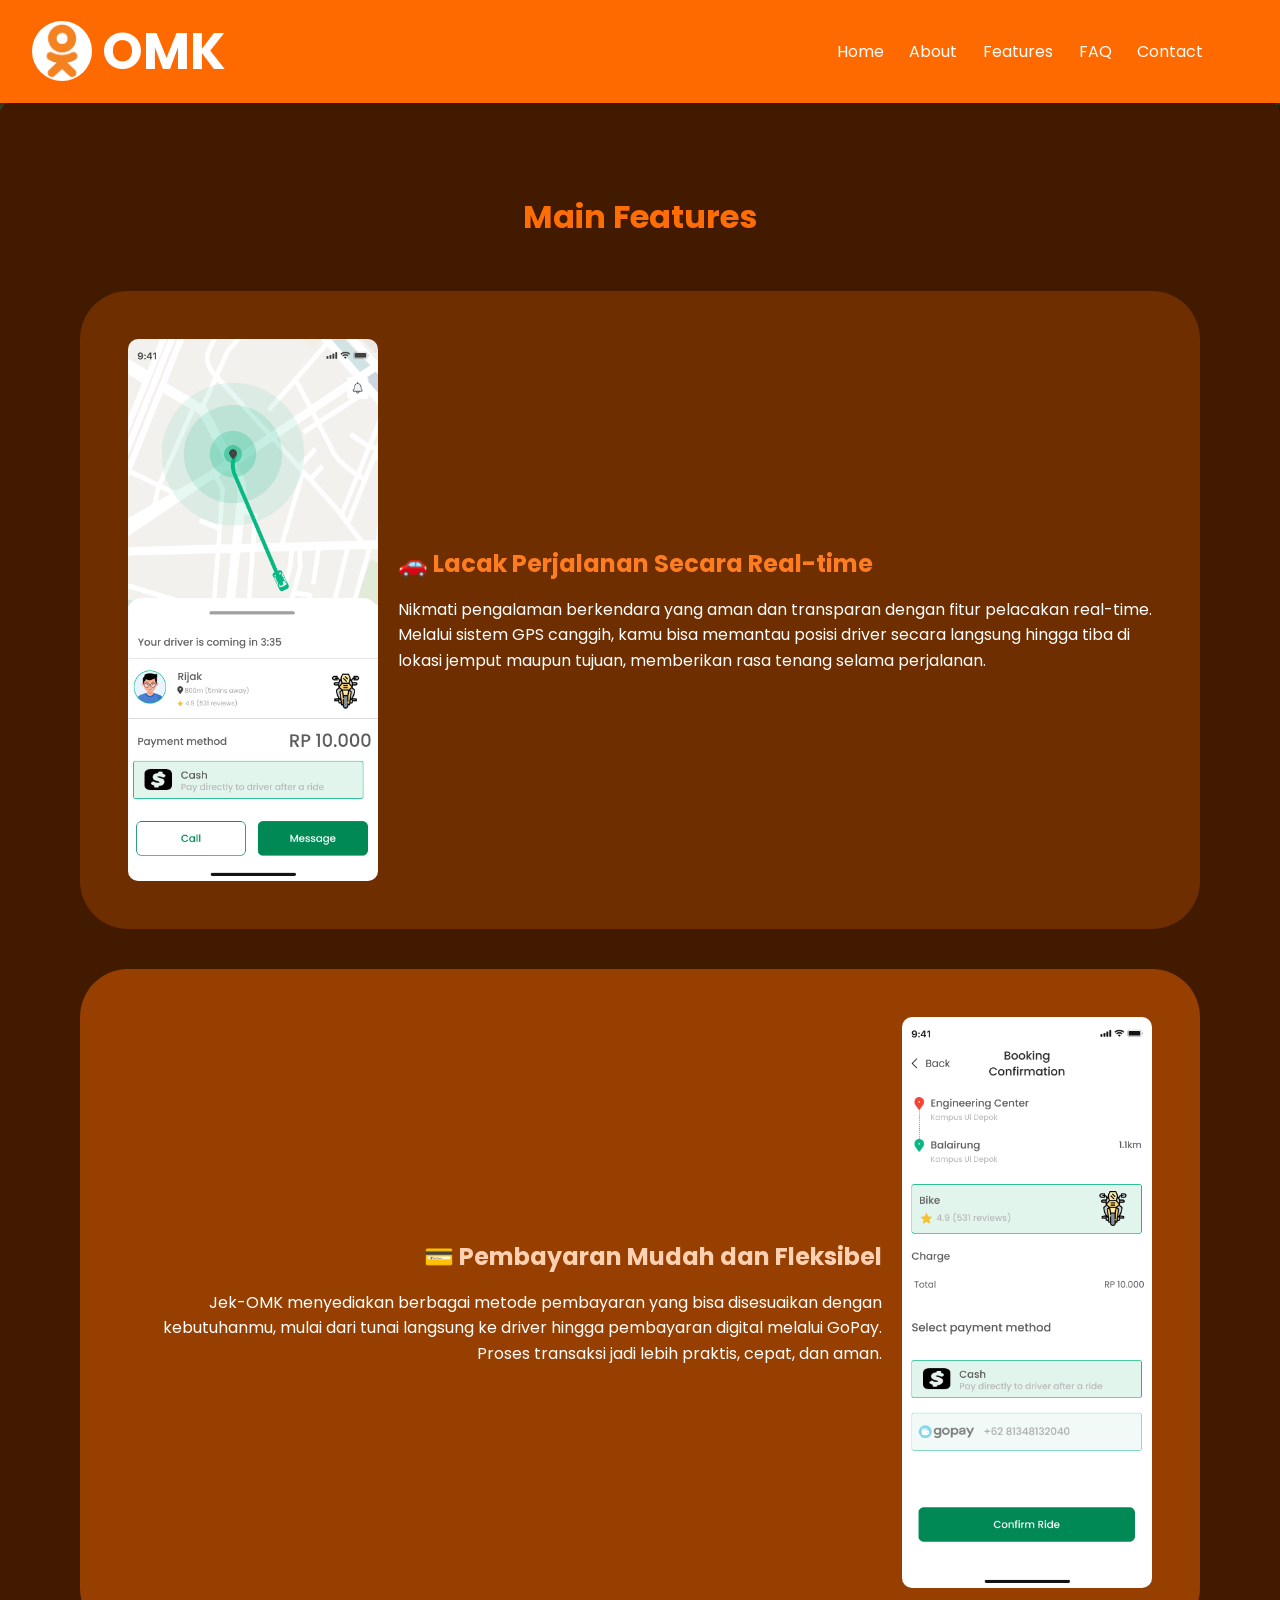
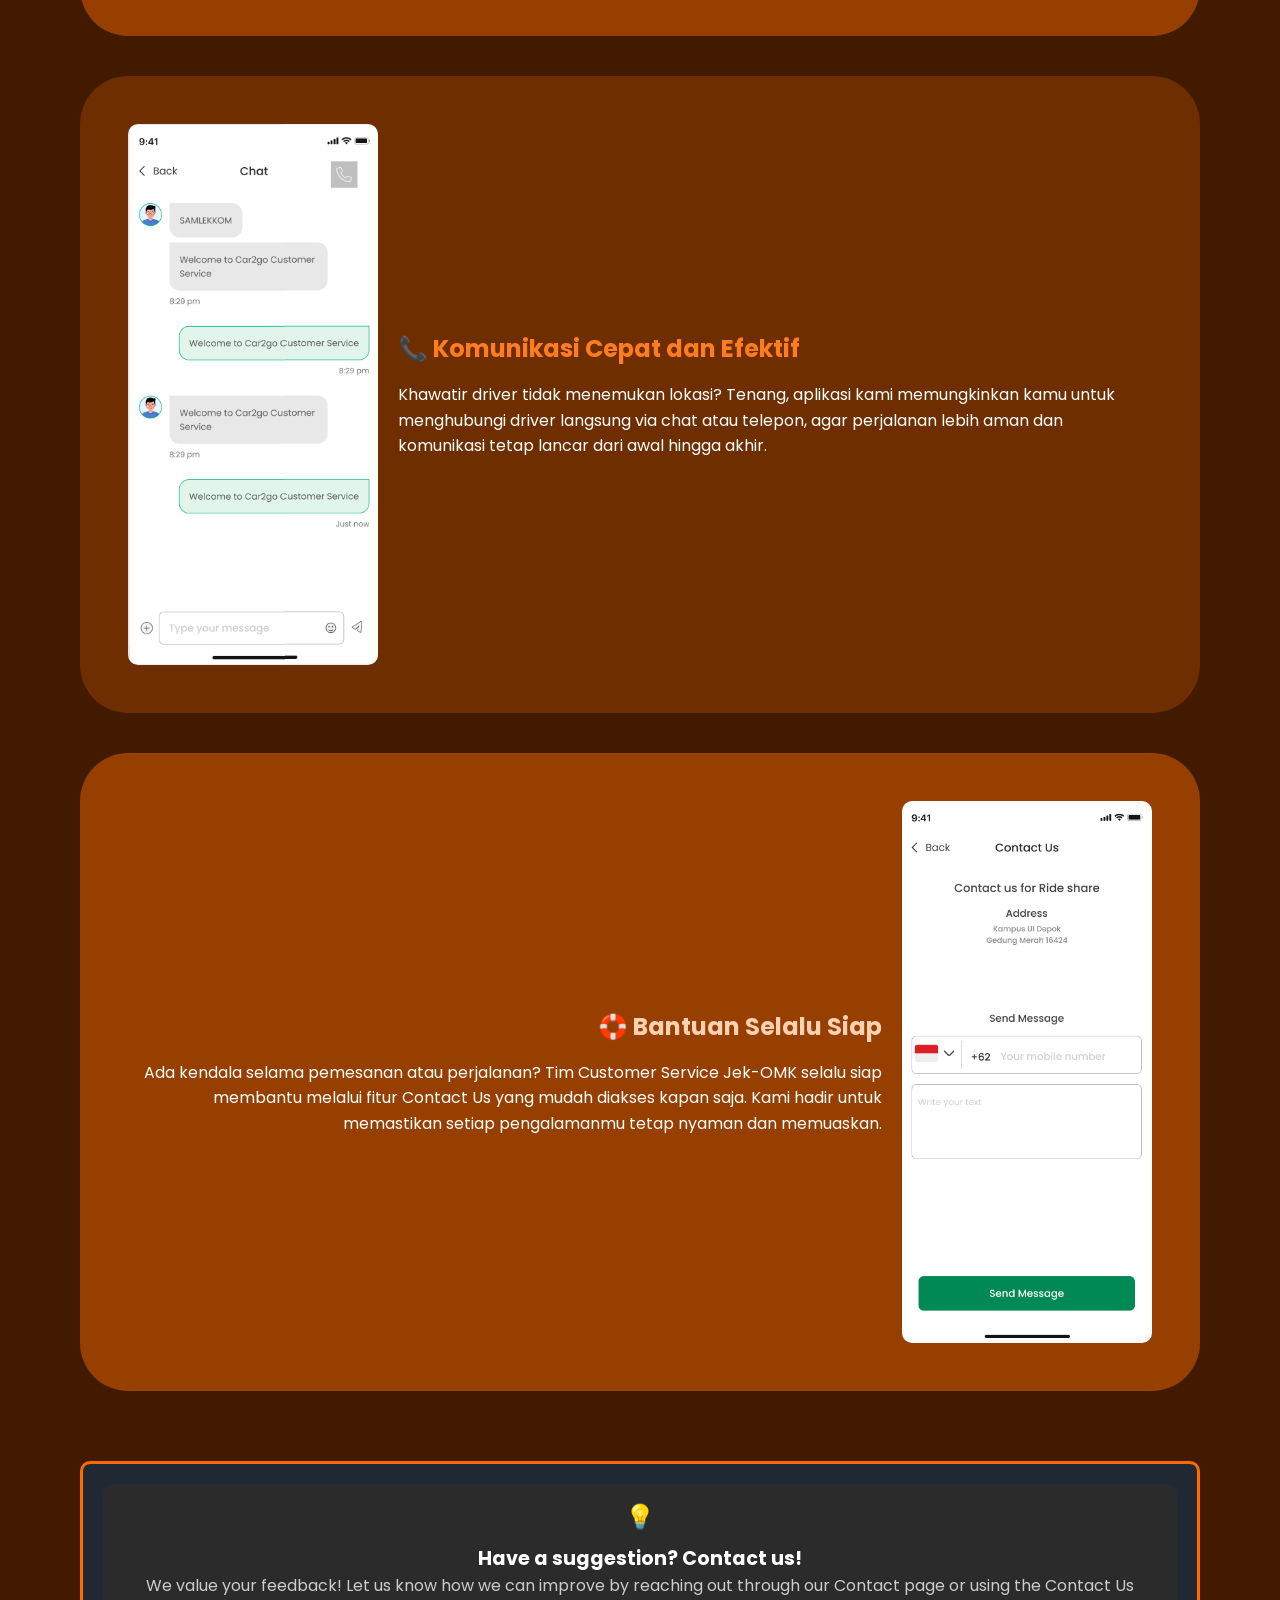
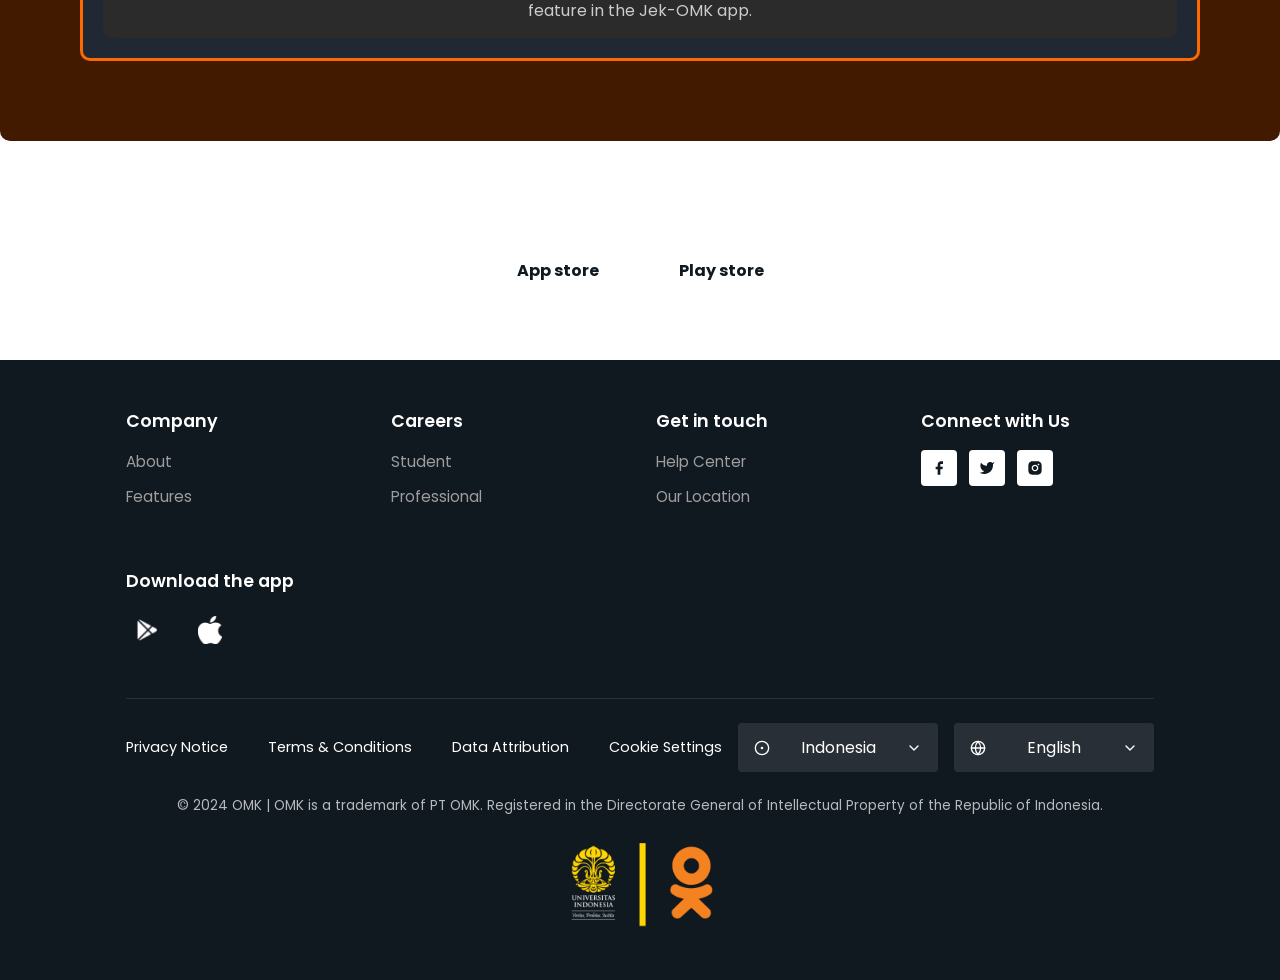
<file: features.html>
<!DOCTYPE html>
<html lang="en">
<head>
    <meta charset="UTF-8">
    <meta name="viewport" content="width=device-width, initial-scale=1.0">
    <title>OMK - About</title>
    <link rel="icon" type="image/x-icon" href="assets/omk_logo_uaG_icon.ico">
    <link rel="stylesheet" href="style/styles.css">
    <link rel="stylesheet" href="style/features.css">
    <link rel="stylesheet" href="style/4kHeader-Footer.css">
    <script src="script/scripts.js"></script>
    <link href="https://fonts.googleapis.com/css2?family=Poppins:wght@800&display=swap" rel="stylesheet">
</head>
<body>
    <div class="container">
        <!-- Header -->
        <header class="header">
            <div class="logo">
                <img src="assets/Logo_main.png" alt="logo omk" height="60px" style="border-radius: 30px;">
                <span class="logo-text">OMK</span>
            </div>            
            <nav class="nav-menu" id="navMenu">
                <ul>    
                    <li><a href="Index.html">Home</a></li>
                    <li><a href="about.html">About</a></li>
                    <li><a href="features.html">Features</a></li>
                    <li><a href="Index_faq.html">FAQ</a></li>
                    <li><a href="contact.html">Contact</a></li>
                </ul>
            </nav>
            <div class="menu-icon" id="menuToggle">&#9776;</div>
        </header>

        <section class="features-section">
            <div class="features-container">
                <h2 class="features-title">Main Features</h2>
        
                <div class="feature">
                    <img src="assets/image1.png" alt="Lacak Perjalanan">
                    <div class="feature-info">
                        <h3>🚗 Lacak Perjalanan Secara Real-time</h3>
                        <p>Nikmati pengalaman berkendara yang aman dan transparan dengan fitur pelacakan real-time. <span id="long">Melalui sistem GPS canggih, kamu bisa memantau posisi driver secara langsung hingga tiba di lokasi jemput maupun tujuan, memberikan rasa tenang selama perjalanan.</span></p>
                    </div>
                </div>
        
                <div class="feature reverse">
                    <img src="assets/image2.png" alt="Pembayaran Mudah">
                    <div class="feature-info">
                        <h3 id="title-reverse">💳 Pembayaran Mudah dan Fleksibel</h3>
                        <p id="desc-reverse">Jek-OMK menyediakan berbagai metode pembayaran yang bisa disesuaikan dengan kebutuhanmu, mulai dari tunai langsung ke driver hingga pembayaran digital melalui GoPay. <span id="long">Proses transaksi jadi lebih praktis, cepat, dan aman.</span></p>
                    </div>
                </div>
        
                <div class="feature">
                    <img src="assets/image3.png" alt="Komunikasi Cepat">
                    <div class="feature-info">
                        <h3>📞 Komunikasi Cepat dan Efektif</h3>
                        <p>Khawatir driver tidak menemukan lokasi? Tenang, aplikasi kami memungkinkan kamu untuk menghubungi driver langsung via chat atau telepon<span id="long">, agar perjalanan lebih aman dan komunikasi tetap lancar dari awal hingga akhir.</span></p>
                    </div>
                </div>
        
                <div class="feature reverse">
                    <img src="assets/image4.png" alt="Bantuan Selalu Siap">
                    <div class="feature-info">
                        <h3 id="title-reverse">🛟 Bantuan Selalu Siap</h3>
                        <p id="desc-reverse">Ada kendala selama pemesanan atau perjalanan? Tim Customer Service Jek-OMK selalu siap membantu melalui fitur Contact Us yang mudah diakses kapan saja. <span id="long">Kami hadir untuk memastikan setiap pengalamanmu tetap nyaman dan memuaskan.</span></p>
                    </div>
                </div>
                <a href="contact.html" class="suggestion-box">
                    <div class="suggestion-content">
                        <span class="suggestion-icon">💡</span>
                        <h3>Have a suggestion? Contact us!</h3>
                        <p id="suggestion">We value your feedback! Let us know how we can improve by reaching out through our Contact page or using the Contact Us feature in the Jek-OMK app.</p>
                    </div>
                </a>              
            </div>
        </section>
        
        
        <!-- Download Section -->
        <section class="download">
            <h2>Good to Go? Download the OMK app today!</h2>
            <div class="store-buttons">
                <div class="store-button">App store</div>
                <div class="store-button">Play store</div>
            </div>
        </section>

        <!-- Footer -->
        <footer class="footer">
            <div class="footer-top">
                <div class="footer-columns">
                    <div class="footer-column">
                        <h3>Company</h3>
                        <a href="about.html" class="footer-link">About</a>
                        <a href="features.html" class="footer-link">Features</a>
                    </div>
            
                    
                    <div class="footer-column">
                        <h3>Careers</h3>
                        <a href="contact.html" class="footer-link">Student</a>
                        <a href="contact.html" class="footer-link">Professional</a>
                    </div>
                    
                    <div class="footer-column">
                        <h3>Get in touch</h3>
                        <a href="contact.html" class="footer-link">Help Center</a>
                        <a href="contact.html" class="footer-link">Our Location</a>
                    </div>
                     
                    <div class="footer-column">
                        <h3>Connect with Us</h3>
                        <div class="social-icons">
                            <a href="#" class="social-icon">
                                <svg width="16" height="16" viewBox="0 0 24 24" fill="none" xmlns="http://www.w3.org/2000/svg">
                                    <path d="M18 2H15C13.6739 2 12.4021 2.52678 11.4645 3.46447C10.5268 4.40215 10 5.67392 10 7V10H7V14H10V22H14V14H17L18 10H14V7C14 6.73478 14.1054 6.48043 14.2929 6.29289C14.4804 6.10536 14.7348 6 15 6H18V2Z" fill="#101820"/>
                                </svg>
                            </a>
                            <a href="#" class="social-icon">
                                <svg width="16" height="16" viewBox="0 0 24 24" fill="none" xmlns="http://www.w3.org/2000/svg">
                                    <path d="M23 3.01006C22.0424 3.68553 20.9821 4.20217 19.86 4.54006C19.2577 3.84757 18.4573 3.35675 17.567 3.13398C16.6767 2.91122 15.7395 2.96725 14.8821 3.29451C14.0247 3.62177 13.2884 4.20446 12.773 4.96377C12.2575 5.72309 11.9877 6.62239 12 7.54006V8.54006C10.2426 8.58562 8.50127 8.19587 6.93101 7.4055C5.36074 6.61513 4.01032 5.44869 3 4.01006C3 4.01006 -1 13.0101 8 17.0101C5.94053 18.408 3.48716 19.109 1 19.0101C10 24.0101 21 19.0101 21 7.51006C20.9991 7.23151 20.9723 6.95365 20.92 6.68006C21.9406 5.67355 22.6608 4.40277 23 3.01006V3.01006Z" fill="#101820"/>
                                </svg>
                            </a>
                            <a href="#" class="social-icon">
                                <svg width="16" height="16" viewBox="0 0 24 24" fill="none" xmlns="http://www.w3.org/2000/svg">
                                    <path d="M12 2C14.717 2 15.056 2.01 16.122 2.06C17.187 2.11 17.912 2.277 18.55 2.525C19.21 2.779 19.766 3.123 20.322 3.678C20.8305 4.1779 21.224 4.78259 21.475 5.45C21.722 6.087 21.89 6.813 21.94 7.878C21.987 8.944 22 9.283 22 12C22 14.717 21.99 15.056 21.94 16.122C21.89 17.187 21.722 17.912 21.475 18.55C21.2247 19.2178 20.8311 19.8226 20.322 20.322C19.822 20.8303 19.2173 21.2238 18.55 21.475C17.913 21.722 17.187 21.89 16.122 21.94C15.056 21.987 14.717 22 12 22C9.283 22 8.944 21.99 7.878 21.94C6.813 21.89 6.088 21.722 5.45 21.475C4.78233 21.2245 4.17753 20.8309 3.678 20.322C3.16941 19.8222 2.77593 19.2175 2.525 18.55C2.277 17.913 2.11 17.187 2.06 16.122C2.013 15.056 2 14.717 2 12C2 9.283 2.01 8.944 2.06 7.878C2.11 6.812 2.277 6.088 2.525 5.45C2.77524 4.78218 3.1688 4.17732 3.678 3.678C4.17767 3.16923 4.78243 2.77573 5.45 2.525C6.088 2.277 6.812 2.11 7.878 2.06C8.944 2.013 9.283 2 12 2ZM12 7C10.6739 7 9.40215 7.52678 8.46447 8.46447C7.52678 9.40215 7 10.6739 7 12C7 13.3261 7.52678 14.5979 8.46447 15.5355C9.40215 16.4732 10.6739 17 12 17C13.3261 17 14.5979 16.4732 15.5355 15.5355C16.4732 14.5979 17 13.3261 17 12C17 10.6739 16.4732 9.40215 15.5355 8.46447C14.5979 7.52678 13.3261 7 12 7V7ZM18.5 6.75C18.5 6.41848 18.3683 6.10054 18.1339 5.86612C17.8995 5.6317 17.5815 5.5 17.25 5.5C16.9185 5.5 16.6005 5.6317 16.3661 5.86612C16.1317 6.10054 16 6.41848 16 6.75C16 7.08152 16.1317 7.39946 16.3661 7.63388C16.6005 7.8683 16.9185 8 17.25 8C17.5815 8 17.8995 7.8683 18.1339 7.63388C18.3683 7.39946 18.5 7.08152 18.5 6.75ZM12 9C12.7956 9 13.5587 9.31607 14.1213 9.87868C14.6839 10.4413 15 11.2044 15 12C15 12.7956 14.6839 13.5587 14.1213 14.1213C13.5587 14.6839 12.7956 15 12 15C11.2044 15 10.4413 14.6839 9.87868 14.1213C9.31607 13.5587 9 12.7956 9 12C9 11.2044 9.31607 10.4413 9.87868 9.87868C10.4413 9.31607 11.2044 9 12 9Z" fill="#101820"/>
                                </svg>
                            </a>
                        </div>
                    </div>       

                    <div class="footer-column">
                        <h3>Download the app</h3>
                        <div class="app-stores">
                            <a href="https://www.figma.com/design/m7IZHGyGPSgOtNWLPlBbos/OMK?m=auto&t=wl3Vj22p5blNziUP-6" class="app-store">
                                <img src="assets/google-play.png" style="width: 1.5rem;"  alt="google-play">
                            </a>
                            <a href="https://www.figma.com/design/m7IZHGyGPSgOtNWLPlBbos/OMK?m=auto&t=wl3Vj22p5blNziUP-6" class="app-store">
                                <svg width="24" height="24" viewBox="0 0 24 24" fill="none" xmlns="http://www.w3.org/2000/svg">
                                    <img src="assets\Apple_logo_white.png" style="width: 1.5rem;"  alt="apple">
                                </svg>
                            </a>
                        </div>
                    </div>
                </div>
            </div>
            
            <div class="footer-bottom">
                <div class="footer-bottom-content">
                    <div class="footer-nav">
                        <a href="contact.html" class="footer-nav-link">Privacy Notice</a>
                        <a href="contact.html" class="footer-nav-link">Terms & Conditions</a>
                        <a href="contact.html" class="footer-nav-link">Data Attribution</a>
                        <a href="contact.html" class="footer-nav-link">Cookie Settings</a>
                    </div>
                    
                    <div class="selectors">
                        <div class="country-selector">
                            <div class="selector-content">
                                <svg width="16" height="16" viewBox="0 0 24 24" fill="none" xmlns="http://www.w3.org/2000/svg">
                                    <path d="M12 13C12.5523 13 13 12.5523 13 12C13 11.4477 12.5523 11 12 11C11.4477 11 11 11.4477 11 12C11 12.5523 11.4477 13 12 13Z" fill="white"/>
                                    <path d="M12 22C17.5228 22 22 17.5228 22 12C22 6.47715 17.5228 2 12 2C6.47715 2 2 6.47715 2 12C2 17.5228 6.47715 22 12 22Z" stroke="white" stroke-width="2" stroke-linecap="round" stroke-linejoin="round"/>
                                    <path d="M12 13C12.5523 13 13 12.5523 13 12C13 11.4477 12.5523 11 12 11C11.4477 11 11 11.4477 11 12C11 12.5523 11.4477 13 12 13Z" stroke="white" stroke-width="2" stroke-linecap="round" stroke-linejoin="round"/>
                                </svg>
                                <span>Indonesia</span>
                                <svg width="16" height="16" viewBox="0 0 24 24" fill="none" xmlns="http://www.w3.org/2000/svg">
                                    <path d="M6 9L12 15L18 9" stroke="white" stroke-width="2" stroke-linecap="round" stroke-linejoin="round"/>
                                </svg>
                            </div>
                        </div>
                        
                        <div class="language-selector">
                            <div class="selector-content">
                                <svg width="16" height="16" viewBox="0 0 24 24" fill="none" xmlns="http://www.w3.org/2000/svg">
                                    <path d="M12 22C17.5228 22 22 17.5228 22 12C22 6.47715 17.5228 2 12 2C6.47715 2 2 6.47715 2 12C2 17.5228 6.47715 22 12 22Z" stroke="white" stroke-width="2" stroke-linecap="round" stroke-linejoin="round"/>
                                    <path d="M2 12H22" stroke="white" stroke-width="2" stroke-linecap="round" stroke-linejoin="round"/>
                                    <path d="M12 2C14.5013 4.73835 15.9228 8.29203 16 12C15.9228 15.708 14.5013 19.2616 12 22C9.49872 19.2616 8.07725 15.708 8 12C8.07725 8.29203 9.49872 4.73835 12 2V2Z" stroke="white" stroke-width="2" stroke-linecap="round" stroke-linejoin="round"/>
                                </svg>
                                <span>English</span>
                                <svg width="16" height="16" viewBox="0 0 24 24" fill="none" xmlns="http://www.w3.org/2000/svg">
                                    <path d="M6 9L12 15L18 9" stroke="white" stroke-width="2" stroke-linecap="round" stroke-linejoin="round"/>
                                </svg>
                            </div>
                        </div>
                    </div>
                </div>
                
                <div class="copyright">
                    <p>© 2024 OMK | OMK is a trademark of PT OMK. Registered in the Directorate General of Intellectual Property of the Republic of Indonesia.</p>
                    <div class="logo-footer">
                        <img src="assets/ui_omk_logo.png" alt="logo omk" height="100px">
                        <span class="logo-text"></span>
                    </div>  
                </div>
            </div>
    </footer>
    </div>
    </div>
</body>
</html>
</file>
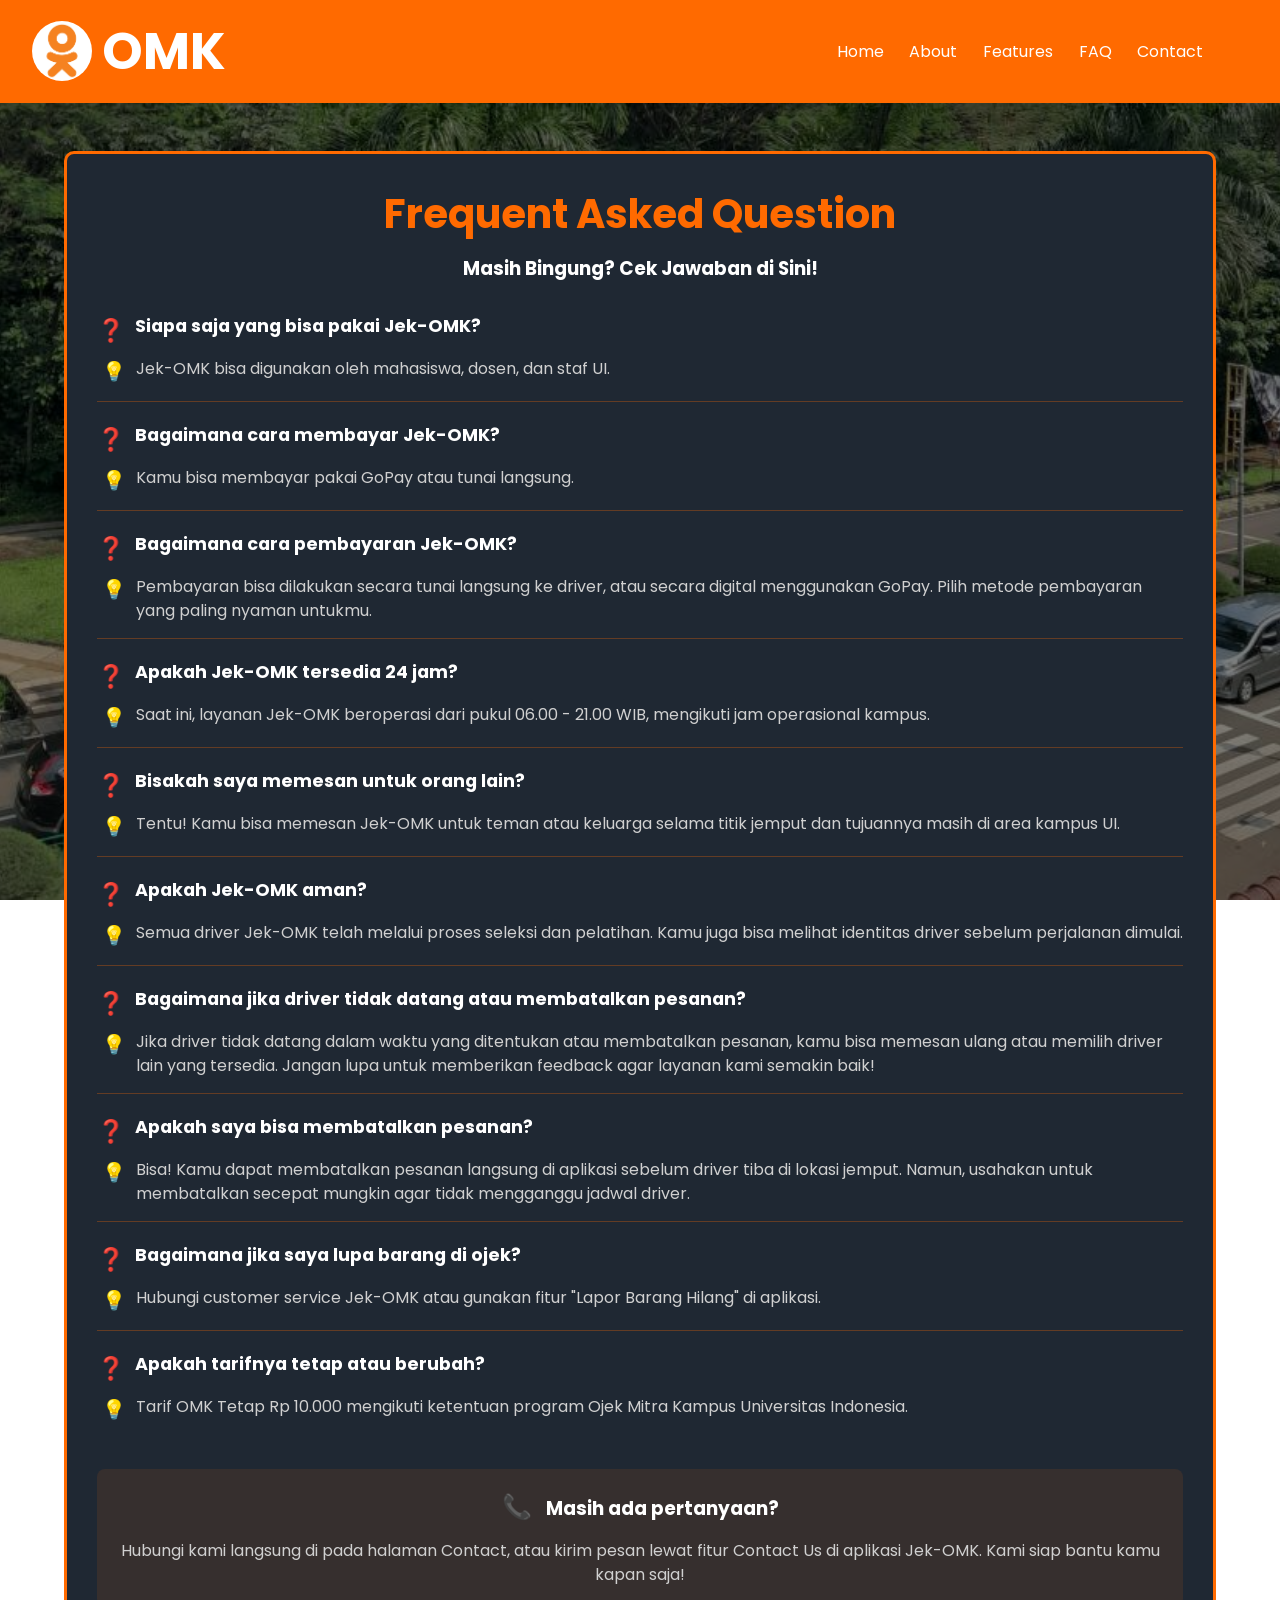
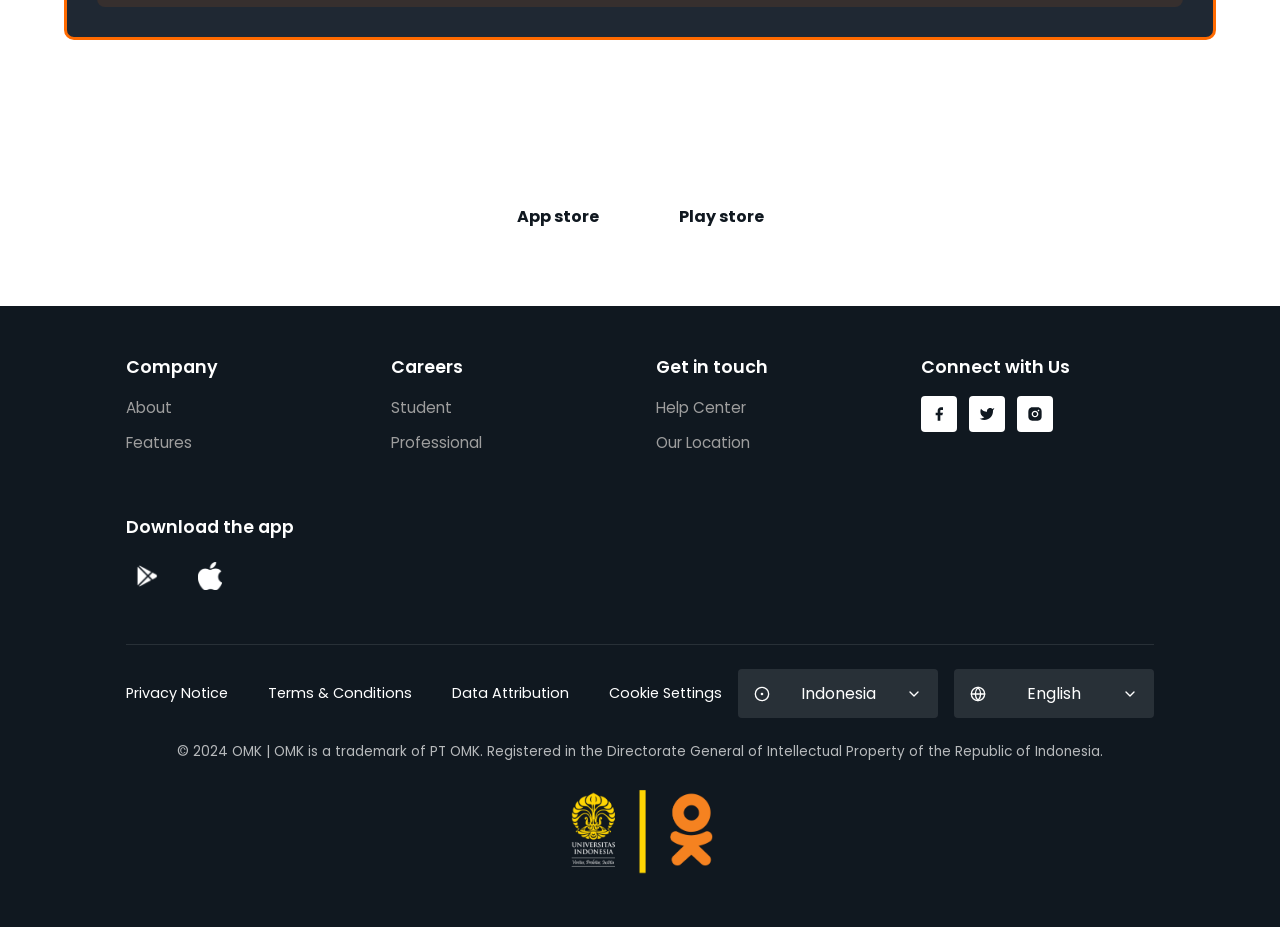
<file: Index_faq.html>
<!DOCTYPE html>
<html lang="en">
<head>
    <meta charset="UTF-8">
    <meta name="viewport" content="width=device-width, initial-scale=1.0">
    <title>OMK FAQ</title>
    <link rel="icon" type="image/x-icon" href="assets/omk_logo_uaG_icon.ico">
    <link rel="stylesheet" href="style/styles.css">
    <link rel="stylesheet" href="style/faq.css">
    <link rel="stylesheet" href="style/4kHeader-Footer.css">
    <script src="script/scripts.js"></script>
    <link href="https://fonts.googleapis.com/css2?family=Poppins:wght@800&display=swap" rel="stylesheet">
</head>
<body>
    <div class="container">
        <!-- Header -->
        <header class="header">
            <div class="logo">
                <img src="assets/Logo_main.png" alt="logo omk" height="60px" style="border-radius: 30px;">
                <span class="logo-text">OMK</span>
            </div>            
            <nav class="nav-menu" id="navMenu">
                <ul>    
                    <li><a href="Index.html">Home</a></li>
                    <li><a href="about.html">About</a></li>
                    <li><a href="features.html">Features</a></li>
                    <li><a href="Index_faq.html">FAQ</a></li>
                    <li><a href="contact.html">Contact</a></li>
                </ul>
            </nav>
            <div class="menu-icon" id="menuToggle">&#9776;</div>
        </header>

            <!-- <div class="container1  ">
                <div class="pricing-table">
                    <div class="pricing-option free">
                        <h2>Visi</h2>
                        <p>Menjadi solusi transportasi kampus yang aman, efisien, 
                            dan ramah lingkungan bagi seluruh civitas akademika UI.</p>
                    </div>
                    <div class="pricing-option plus">
                        <h2>Misi</h2>
                        <ul>
                            <li>Memberikan layanan transportasi yang mudah diakses dan terjangkau</li>
                            <li>Menyediakan sistem pemesanan yang cepat dan akurat</li>
                            <li>Meningkatkan keselamatan dan kenyamanan pengguna</li>
                            <li>Mendukung mobilitas kampus yang lebih ramah lingkungan</li>
                        </ul>
                    </div>
                </div>
            </div>
        </section> -->

        <section class="faq-section">
            <div class="container">
                <div class="faq-container">
                    <h2 class="faq-title">Frequent Asked Question</h2>
                    <h3 class="faq-subtitle">Masih Bingung? Cek Jawaban di Sini!</h3>
                    
                    <div class="faq-list">
                        <div class="faq-item">
                            <div class="faq-question">
                                <span class="question-icon">❓</span>
                                <span class="question-text">Siapa saja yang bisa pakai Jek-OMK?</span>
                            </div>
                            <div class="faq-answer">
                                <span class="answer-icon">💡</span>
                                <span class="answer-text">Jek-OMK bisa digunakan oleh mahasiswa, dosen, dan staf UI.</span>
                            </div>
                        </div>
                        
                        <div class="faq-item">
                            <div class="faq-question">
                                <span class="question-icon">❓</span>
                                <span class="question-text">Bagaimana cara membayar Jek-OMK?</span>
                            </div>
                            <div class="faq-answer">
                                <span class="answer-icon">💡</span>
                                <span class="answer-text">Kamu bisa membayar pakai GoPay atau tunai langsung.</span>
                            </div>
                        </div>
                        
                        <div class="faq-item">
                            <div class="faq-question">
                                <span class="question-icon">❓</span>
                                <span class="question-text">Bagaimana cara pembayaran Jek-OMK?</span>
                            </div>
                            <div class="faq-answer">
                                <span class="answer-icon">💡</span>
                                <span class="answer-text">Pembayaran bisa dilakukan secara tunai langsung ke driver, atau secara digital menggunakan GoPay. Pilih metode pembayaran yang paling nyaman untukmu.</span>
                            </div>
                        </div>
                        
                        <div class="faq-item">
                            <div class="faq-question">
                                <span class="question-icon">❓</span>
                                <span class="question-text">Apakah Jek-OMK tersedia 24 jam?</span>
                            </div>
                            <div class="faq-answer">
                                <span class="answer-icon">💡</span>
                                <span class="answer-text">Saat ini, layanan Jek-OMK beroperasi dari pukul 06.00 - 21.00 WIB, mengikuti jam operasional kampus.</span>
                            </div>
                        </div>
                        
                        <div class="faq-item">
                            <div class="faq-question">
                                <span class="question-icon">❓</span>
                                <span class="question-text">Bisakah saya memesan untuk orang lain?</span>
                            </div>
                            <div class="faq-answer">
                                <span class="answer-icon">💡</span>
                                <span class="answer-text">Tentu! Kamu bisa memesan Jek-OMK untuk teman atau keluarga selama titik jemput dan tujuannya masih di area kampus UI.</span>
                            </div>
                        </div>
                        
                        <div class="faq-item">
                            <div class="faq-question">
                                <span class="question-icon">❓</span>
                                <span class="question-text">Apakah Jek-OMK aman?</span>
                            </div>
                            <div class="faq-answer">
                                <span class="answer-icon">💡</span>
                                <span class="answer-text">Semua driver Jek-OMK telah melalui proses seleksi dan pelatihan. Kamu juga bisa melihat identitas driver sebelum perjalanan dimulai.</span>
                            </div>
                        </div>
                        
                        <div class="faq-item">
                            <div class="faq-question">
                                <span class="question-icon">❓</span>
                                <span class="question-text">Bagaimana jika driver tidak datang atau membatalkan pesanan?</span>
                            </div>
                            <div class="faq-answer">
                                <span class="answer-icon">💡</span>
                                <span class="answer-text">Jika driver tidak datang dalam waktu yang ditentukan atau membatalkan pesanan, kamu bisa memesan ulang atau memilih driver lain yang tersedia. Jangan lupa untuk memberikan feedback agar layanan kami semakin baik!</span>
                            </div>
                        </div>
                        
                        <div class="faq-item">
                            <div class="faq-question">
                                <span class="question-icon">❓</span>
                                <span class="question-text">Apakah saya bisa membatalkan pesanan?</span>
                            </div>
                            <div class="faq-answer">
                                <span class="answer-icon">💡</span>
                                <span class="answer-text">Bisa! Kamu dapat membatalkan pesanan langsung di aplikasi sebelum driver tiba di lokasi jemput. Namun, usahakan untuk membatalkan secepat mungkin agar tidak mengganggu jadwal driver.</span>
                            </div>
                        </div>
                        
                        <div class="faq-item">
                            <div class="faq-question">
                                <span class="question-icon">❓</span>
                                <span class="question-text">Bagaimana jika saya lupa barang di ojek?</span>
                            </div>
                            <div class="faq-answer">
                                <span class="answer-icon">💡</span>
                                <span class="answer-text">Hubungi customer service Jek-OMK atau gunakan fitur "Lapor Barang Hilang" di aplikasi.</span>
                            </div>
                        </div>
                        
                        <div class="faq-item">
                            <div class="faq-question">
                                <span class="question-icon">❓</span>
                                <span class="question-text">Apakah tarifnya tetap atau berubah?</span>
                            </div>
                            <div class="faq-answer">
                                <span class="answer-icon">💡</span>
                                <span class="answer-text">Tarif OMK Tetap Rp 10.000 mengikuti ketentuan program Ojek Mitra Kampus Universitas Indonesia.</span>
                            </div>
                        </div>
                    </div>
                    
                    <div class="faq-contact">
                        <h3><span class="contact-icon">📞</span> Masih ada pertanyaan?</h3>
                        <p>Hubungi kami langsung di pada halaman Contact, atau kirim pesan lewat fitur Contact Us di aplikasi Jek-OMK. Kami siap bantu kamu kapan saja!</p>
                    </div>
                </div>
            </div>
        </section>


        <!-- Download Section -->
        <section class="download">
            <h2>Good to Go? Download the OMK app today!</h2>
            <div class="store-buttons">
                <div class="store-button">App store</div>
                <div class="store-button">Play store</div>
            </div>
        </section>

        <!-- Footer -->
        <footer class="footer">
            <div class="footer-top">
                <div class="footer-columns">
                    <div class="footer-column">
                        <h3>Company</h3>
                        <a href="about.html" class="footer-link">About</a>
                        <a href="features.html" class="footer-link">Features</a>
                    </div>
            
                    
                    <div class="footer-column">
                        <h3>Careers</h3>
                        <a href="contact.html" class="footer-link">Student</a>
                        <a href="contact.html" class="footer-link">Professional</a>
                    </div>
                    
                    <div class="footer-column">
                        <h3>Get in touch</h3>
                        <a href="contact.html" class="footer-link">Help Center</a>
                        <a href="contact.html" class="footer-link">Our Location</a>
                    </div>
                     
                    <div class="footer-column">
                        <h3>Connect with Us</h3>
                        <div class="social-icons">
                            <a href="#" class="social-icon">
                                <svg width="16" height="16" viewBox="0 0 24 24" fill="none" xmlns="http://www.w3.org/2000/svg">
                                    <path d="M18 2H15C13.6739 2 12.4021 2.52678 11.4645 3.46447C10.5268 4.40215 10 5.67392 10 7V10H7V14H10V22H14V14H17L18 10H14V7C14 6.73478 14.1054 6.48043 14.2929 6.29289C14.4804 6.10536 14.7348 6 15 6H18V2Z" fill="#101820"/>
                                </svg>
                            </a>
                            <a href="#" class="social-icon">
                                <svg width="16" height="16" viewBox="0 0 24 24" fill="none" xmlns="http://www.w3.org/2000/svg">
                                    <path d="M23 3.01006C22.0424 3.68553 20.9821 4.20217 19.86 4.54006C19.2577 3.84757 18.4573 3.35675 17.567 3.13398C16.6767 2.91122 15.7395 2.96725 14.8821 3.29451C14.0247 3.62177 13.2884 4.20446 12.773 4.96377C12.2575 5.72309 11.9877 6.62239 12 7.54006V8.54006C10.2426 8.58562 8.50127 8.19587 6.93101 7.4055C5.36074 6.61513 4.01032 5.44869 3 4.01006C3 4.01006 -1 13.0101 8 17.0101C5.94053 18.408 3.48716 19.109 1 19.0101C10 24.0101 21 19.0101 21 7.51006C20.9991 7.23151 20.9723 6.95365 20.92 6.68006C21.9406 5.67355 22.6608 4.40277 23 3.01006V3.01006Z" fill="#101820"/>
                                </svg>
                            </a>
                            <a href="#" class="social-icon">
                                <svg width="16" height="16" viewBox="0 0 24 24" fill="none" xmlns="http://www.w3.org/2000/svg">
                                    <path d="M12 2C14.717 2 15.056 2.01 16.122 2.06C17.187 2.11 17.912 2.277 18.55 2.525C19.21 2.779 19.766 3.123 20.322 3.678C20.8305 4.1779 21.224 4.78259 21.475 5.45C21.722 6.087 21.89 6.813 21.94 7.878C21.987 8.944 22 9.283 22 12C22 14.717 21.99 15.056 21.94 16.122C21.89 17.187 21.722 17.912 21.475 18.55C21.2247 19.2178 20.8311 19.8226 20.322 20.322C19.822 20.8303 19.2173 21.2238 18.55 21.475C17.913 21.722 17.187 21.89 16.122 21.94C15.056 21.987 14.717 22 12 22C9.283 22 8.944 21.99 7.878 21.94C6.813 21.89 6.088 21.722 5.45 21.475C4.78233 21.2245 4.17753 20.8309 3.678 20.322C3.16941 19.8222 2.77593 19.2175 2.525 18.55C2.277 17.913 2.11 17.187 2.06 16.122C2.013 15.056 2 14.717 2 12C2 9.283 2.01 8.944 2.06 7.878C2.11 6.812 2.277 6.088 2.525 5.45C2.77524 4.78218 3.1688 4.17732 3.678 3.678C4.17767 3.16923 4.78243 2.77573 5.45 2.525C6.088 2.277 6.812 2.11 7.878 2.06C8.944 2.013 9.283 2 12 2ZM12 7C10.6739 7 9.40215 7.52678 8.46447 8.46447C7.52678 9.40215 7 10.6739 7 12C7 13.3261 7.52678 14.5979 8.46447 15.5355C9.40215 16.4732 10.6739 17 12 17C13.3261 17 14.5979 16.4732 15.5355 15.5355C16.4732 14.5979 17 13.3261 17 12C17 10.6739 16.4732 9.40215 15.5355 8.46447C14.5979 7.52678 13.3261 7 12 7V7ZM18.5 6.75C18.5 6.41848 18.3683 6.10054 18.1339 5.86612C17.8995 5.6317 17.5815 5.5 17.25 5.5C16.9185 5.5 16.6005 5.6317 16.3661 5.86612C16.1317 6.10054 16 6.41848 16 6.75C16 7.08152 16.1317 7.39946 16.3661 7.63388C16.6005 7.8683 16.9185 8 17.25 8C17.5815 8 17.8995 7.8683 18.1339 7.63388C18.3683 7.39946 18.5 7.08152 18.5 6.75ZM12 9C12.7956 9 13.5587 9.31607 14.1213 9.87868C14.6839 10.4413 15 11.2044 15 12C15 12.7956 14.6839 13.5587 14.1213 14.1213C13.5587 14.6839 12.7956 15 12 15C11.2044 15 10.4413 14.6839 9.87868 14.1213C9.31607 13.5587 9 12.7956 9 12C9 11.2044 9.31607 10.4413 9.87868 9.87868C10.4413 9.31607 11.2044 9 12 9Z" fill="#101820"/>
                                </svg>
                            </a>
                        </div>
                    </div>       

                    <div class="footer-column">
                        <h3>Download the app</h3>
                        <div class="app-stores">
                            <a href="https://www.figma.com/design/m7IZHGyGPSgOtNWLPlBbos/OMK?m=auto&t=wl3Vj22p5blNziUP-6" class="app-store">
                                <img src="assets/google-play.png" style="width: 1.5rem;"  alt="google-play">
                            </a>
                            <a href="https://www.figma.com/design/m7IZHGyGPSgOtNWLPlBbos/OMK?m=auto&t=wl3Vj22p5blNziUP-6" class="app-store">
                                <svg width="24" height="24" viewBox="0 0 24 24" fill="none" xmlns="http://www.w3.org/2000/svg">
                                    <img src="assets\Apple_logo_white.png" style="width: 1.5rem;"  alt="apple">
                                </svg>
                            </a>
                        </div>
                    </div>
                </div>
            </div>
            
            <div class="footer-bottom">
                <div class="footer-bottom-content">
                    <div class="footer-nav">
                        <a href="contact.html" class="footer-nav-link">Privacy Notice</a>
                        <a href="contact.html" class="footer-nav-link">Terms & Conditions</a>
                        <a href="contact.html" class="footer-nav-link">Data Attribution</a>
                        <a href="contact.html" class="footer-nav-link">Cookie Settings</a>
                    </div>
                    
                    <div class="selectors">
                        <div class="country-selector">
                            <div class="selector-content">
                                <svg width="16" height="16" viewBox="0 0 24 24" fill="none" xmlns="http://www.w3.org/2000/svg">
                                    <path d="M12 13C12.5523 13 13 12.5523 13 12C13 11.4477 12.5523 11 12 11C11.4477 11 11 11.4477 11 12C11 12.5523 11.4477 13 12 13Z" fill="white"/>
                                    <path d="M12 22C17.5228 22 22 17.5228 22 12C22 6.47715 17.5228 2 12 2C6.47715 2 2 6.47715 2 12C2 17.5228 6.47715 22 12 22Z" stroke="white" stroke-width="2" stroke-linecap="round" stroke-linejoin="round"/>
                                    <path d="M12 13C12.5523 13 13 12.5523 13 12C13 11.4477 12.5523 11 12 11C11.4477 11 11 11.4477 11 12C11 12.5523 11.4477 13 12 13Z" stroke="white" stroke-width="2" stroke-linecap="round" stroke-linejoin="round"/>
                                </svg>
                                <span>Indonesia</span>
                                <svg width="16" height="16" viewBox="0 0 24 24" fill="none" xmlns="http://www.w3.org/2000/svg">
                                    <path d="M6 9L12 15L18 9" stroke="white" stroke-width="2" stroke-linecap="round" stroke-linejoin="round"/>
                                </svg>
                            </div>
                        </div>
                        
                        <div class="language-selector">
                            <div class="selector-content">
                                <svg width="16" height="16" viewBox="0 0 24 24" fill="none" xmlns="http://www.w3.org/2000/svg">
                                    <path d="M12 22C17.5228 22 22 17.5228 22 12C22 6.47715 17.5228 2 12 2C6.47715 2 2 6.47715 2 12C2 17.5228 6.47715 22 12 22Z" stroke="white" stroke-width="2" stroke-linecap="round" stroke-linejoin="round"/>
                                    <path d="M2 12H22" stroke="white" stroke-width="2" stroke-linecap="round" stroke-linejoin="round"/>
                                    <path d="M12 2C14.5013 4.73835 15.9228 8.29203 16 12C15.9228 15.708 14.5013 19.2616 12 22C9.49872 19.2616 8.07725 15.708 8 12C8.07725 8.29203 9.49872 4.73835 12 2V2Z" stroke="white" stroke-width="2" stroke-linecap="round" stroke-linejoin="round"/>
                                </svg>
                                <span>English</span>
                                <svg width="16" height="16" viewBox="0 0 24 24" fill="none" xmlns="http://www.w3.org/2000/svg">
                                    <path d="M6 9L12 15L18 9" stroke="white" stroke-width="2" stroke-linecap="round" stroke-linejoin="round"/>
                                </svg>
                            </div>
                        </div>
                    </div>
                </div>
                
                <div class="copyright">
                    <p>© 2024 OMK | OMK is a trademark of PT OMK. Registered in the Directorate General of Intellectual Property of the Republic of Indonesia.</p>
                    <div class="logo-footer">
                        <img src="assets/ui_omk_logo.png" alt="logo omk" height="100px">
                        <span class="logo-text"></span>
                    </div>  
                </div>
            </div>
    </footer>
    </div>
</body>
</html>
</file>
<file: style/styles.css>
* {
    margin: 0;
    padding: 0;
    box-sizing: border-box;
    font-family: "Poppins", sans-serif;

}

body {
    background-image: url('../assets/Bikun.jpg');
    background-attachment: fixed;
    background-position: center;
    background-size: cover;
    background-repeat: no-repeat;
    color: white;
    font-family: Arial, sans-serif;
    margin: 0;
    padding: 0;
}

body::before {
    content: "";
    position: fixed; /* Stays in place while scrolling */
    top: 0;
    left: 0;
    width: 100%;
    height: 100%;
    background: rgba(0, 0, 0, 0.5); /* Adjust opacity */
    z-index: -1;
}


.container {
    width: 100%;
    margin: 0;
    padding: 0;
}

.header {
    position: sticky;
    width: 100%;
    display: flex;
    justify-content: space-between;
    align-items: center;
    padding: 0.8rem 1rem;
    background-color: #ff6a00; 
    top: 0;
    z-index: 100;
    box-shadow: 0 2px 5px rgba(0, 0, 0, 0.1);
}


.logo {
    display: flex;
    align-items: center; 
    gap: 10px;
    margin-left: 1rem;
}

.logo-text {
    font-family: "Poppins", sans-serif;
    font-size: 3.2rem;
    font-weight: bold;
    color: white;
    white-space: nowrap;
}

.nav-menu {
    display: none;
}

.menu-icon {
    display: block;
    font-size: 1.5rem;
    cursor: pointer;
    color: white;
    z-index: 1000;
}


.nav-menu ul {
    display: flex;
    list-style: none;
    padding: 0;
    float: right;
}

.nav-menu li {
    margin: 0 0.8rem;
}

.nav-menu a {
    font-family: "Poppins", sans-serif;
    color: white;
    text-decoration: none;
    font-size: 1rem;
    padding: 0.5rem 0;
    display: flex;
    align-items: center;
}

.nav-menu.active {
    display: block;
    position: fixed;
    top: 0;
    left: 0;
    width: 100%;
    height: 100vh;
    background: linear-gradient(135deg, #ff6a00 0%, #973f00 100%);
    z-index: 99;
    padding-top: 100px;
    overflow-y: auto;
    transition: all 0.3s ease-in-out;
}

.nav-menu.active ul {
    display: flex;
    flex-direction: column;
    align-items: flex-end;
    list-style: none;
    padding: 0 2rem;
    margin: 0;
    width: 100%;
}

.nav-menu.active li {
    margin: 1rem 0;
    width: 70%;
    border-bottom: 1px solid rgba(255, 255, 255, 0.2);
    padding-bottom: 1rem;
    transform: translateX(0);
    animation: slideIn 0.4s ease forwards;
    opacity: 0;
}

.nav-menu.active li:nth-child(1) { animation-delay: 0.1s; }
.nav-menu.active li:nth-child(2) { animation-delay: 0.2s; }
.nav-menu.active li:nth-child(3) { animation-delay: 0.3s; }
.nav-menu.active li:nth-child(4) { animation-delay: 0.4s; }
.nav-menu.active li:nth-child(5) { animation-delay: 0.5s; }

@keyframes slideIn {
    from {
        transform: translateX(50px);
        opacity: 0;
    }
    to {
        transform: translateX(0);
        opacity: 1;
    }
}

.nav-menu.active a {
    color: white;
    font-size: 2rem;
    text-decoration: none;
    font-family: "Poppins", sans-serif;
    font-weight: 700;
    display: block;
    padding: 0.5rem 0;
    position: relative;
    transition: all 0.3s ease;
}

.nav-menu.active a::after {
    content: "";
    position: absolute;
    bottom: 0;
    left: 0;
    width: 0;
    height: 3px;
    background-color: white;
    transition: width 0.3s ease;
}

.nav-menu.active a:hover {
    transform: translateX(10px);
    text-shadow: 0 0 10px rgba(255, 255, 255, 0.5);
}

.nav-menu.active a:hover::after {
    width: 100%;
}

/* Add a decorative element */
.nav-menu.active::before {
    content: "";
    position: absolute;
    top: 20px;
    left: 10px;
    width: 100px;
    height: 100px;
    border-radius: 50%;
    background-image: url('../assets/Logo_main.png');
    background-position: center;
    background-size: cover;
    z-index: -1;
}

/* Close button styling */
#menuToggle {
    transition: transform 0.3s ease;
}

#menuToggle:hover {
    transform: rotate(90deg);
}

.dropdown-arrow {
    font-size: 0.7rem;
    margin-left: 5px;
}

/*home*/

        /* Hero Section */
        .hero {
            padding: 17rem 1rem;
            text-align: center;
            display: flex;
            flex-direction: column;
            justify-content: center;
            align-items: center;
            color: white;
        }



        .hero h1 {
            font-size: 2.5rem;
            margin-bottom: 1.5rem;
            font-weight: bold;
            text-shadow: 3px 3px 6px rgba(0, 0, 0, 0.7);
        }

        .button {
            background-color: #cb5500;
            color: white;
            padding: 0.8rem 1.5rem;
            border-radius: 25px;
            display: inline-block;
            font-weight: bold;
            text-decoration: none;
            margin: 0.5rem;
        }


        .hero h1, .hero .button {
            position: relative;
            z-index: 2; /* Ensures text and button appear above overlay */
        }



        /* About Us Section */
        .about {
            width: 100vw; /* Full width */
            max-width: 100%; /* Ensure it doesn't exceed the viewport */
            display: flex;
            justify-content: center;
            align-items: center;
            flex-direction: column;
            height: 100vh; 
            padding-top: 1rem; 
            margin: 0; 
            text-align: center; 
            color: white; 
            position: relative;
            overflow: hidden;
            background-color: #2b1104;
        }


        .about h1 {
            /* font-family: 'Trebuchet MS', 'Lucida Sans Unicode', 'Lucida Grande', 'Lucida Sans', Arial, sans-serif; */
            margin-top: 1rem;
            text-shadow: 5px 5px 10px rgba(0, 0, 0, 1);
            font-size: 2.5rem;
        }

        .about h2 {
            /* font-family: 'Trebuchet MS', 'Lucida Sans Unicode', 'Lucida Grande', 'Lucida Sans', Arial, sans-serif; */
            font-size: 1.5rem;
            margin-top: 1rem;   
            /* margin-left: 0px; */
            /* float: center; */
            color: white;
            text-shadow: 5px 5px 10px rgba(0, 0, 0, 1);
            padding: 0px 10rem;
        }

        .about h3 {
            /* font-family: 'Trebuchet MS', 'Lucida Sans Unicode', 'Lucida Grande', 'Lucida Sans', Arial, sans-serif; */
            font-size: 1rem;
            margin-top: 70px;
            margin-left: 0px;
            float: center;
            color: white;
            text-shadow: 5px 5px 10px rgba(0, 0, 0, 1);
            padding: 0px 200px;
        }

            /* Main features */

            .about1 h1{
                font-size: 2.5rem;
            }

            .slideshow-container {
                max-width: 1000px;
                /* max-width: 620rem; */
                max-height: 100%;
                width: 95%;
                margin: auto;
                overflow: hidden;
                position: relative;
            }

            .slides-wrapper {
                display: flex;
                transition: transform 0.5s ease-in-out;
                /* gap: 20px; */
            }
            
            /* .slide {
                flex: 0 0 calc(50% - 10px); Show two slides 
                position: relative;
                background-color: white;
                padding: 20px;
                border-radius: 2rem;
                display: flex;
                flex-direction: column; Stack image and text
                align-items: center; Center everything
            } */

            .slide {
                flex: 0 0 calc(50% - 10px); /* Adjust as needed */
                position: relative;
                background-color: white;
                padding: 20px;
                border-radius: 2rem;
                display: flex;
                flex-direction: column; /* Stack image and text */
                align-items: center; /* Center everything */
                margin: 5px; /* Add margin to prevent cutting off */
            }

            .slide h1 {
                text-align: center;
                margin-bottom: 2rem;
                font-size: 2.5rem;
                color: white;
            }
            
            
            .slide img {
                width: 50%;
                height: auto;
                /* border-radius: 2rem; */
                object-fit: contain; /* Prevents cropping */

            }
            
            .slide-content {
                height: 6rem;
                position: absolute;
                bottom: 0;
                background: rgba(0, 0, 0, 0.6);
                color: white;
                width: 100%;
                padding: 15px;
                text-align: center;
                border-radius: 2rem;
            }
            
            .slide-content h3 {
                margin-top: 0;
                margin-bottom: 5px;
                font-size: 1.2rem; /* Control heading size */
            }
            
            .slide-content p {
                margin: 0;
                font-size: 0.9rem; /* Control paragraph size */
            }

            /* Next & previous buttons */
            .prev, .next {
                position: absolute;
                top: 50%;
                transform: translateY(-50%);
                background: rgba(0, 0, 0, 0.5);
                color: white;
                border: none;
                padding: 10px 15px;
                cursor: pointer;
                border-radius: 30%;
                font-size: 1.2rem;
                z-index: 10; /* Ensure they stay on top */
            }
            
            /* Adjust position closer to the images */
            /* .prev {
                left: 200px; Move closer to content
            }
            
            .next {
                right: 200px;
            } */

            .prev {
                left: 14rem; /* Move closer to the content */
            }
            
            .next {
                right: 14rem; /* Move closer to the content */
            }

            
            /* On hover, add a darker background */
            .prev:hover, .next:hover {
                background-color: rgba(0, 0, 0, 0.8);
            }
            
            /* Make dots more visible */
            .dots-container {
                text-align: center;
                margin-top: 10px;
                margin-bottom: 30px;
            }
            
            .dot {
                width: 12px;
                height: 12px;
                background: #bbb;
                display: inline-block;
                border-radius: 50%;
                cursor: pointer;
                margin: 0rem 0.5rem;
            }

            .active {
                background: #ff6600;
            }
            
            .active, .dot:hover {
                background-color: #ff6600; /* Match your site color theme */
            }

            /* Fading animation */
            .fade {
            animation-name: fade;
            animation-duration: 1.5s;
            }

            @keyframes fade {
            from {opacity: .4}
            to {opacity: 1}
            }

        /* visi misi */
        .container1 {
            width: 80%;
            margin: auto;
            overflow: hidden;
        }
        
        .pricing-table {
            display: flex;
            justify-content: space-between;
            flex-wrap: wrap;
        }
        
        .pricing-option {
            /* border: 3px solid #ff6a00;
            border-radius: 8px;
            padding: 20px;
            margin: 10px;*/
            flex: 1 1 calc(33.333% - 20px); 
            box-sizing: border-box;
            /* background-color: #1f2833; */
            /* width: 60%; */

            max-width: 900px;
            margin: 0 auto ;
            padding: 30px;
            border: 3px solid #ff6a00;
            border-radius: 10px;
            background-color: #1f2833;
        }

        .pricing-option img{
            /* max-height: relative; */
            max-width: 20%;
            display: block;
            margin-left: auto;
            margin-right: auto;
            width: 50%;
        }

        .pricing-option h2 {
            font-family: "Poppins", sans-serif;
            text-align: center;
            color: #ff6a00;
            
        }

        .pricing-option h3 {
            font-family: "Poppins", sans-serif;
            text-align: center;
        }

        .pricing-option p {
            text-align: center;
            margin-top: 1rem;
        }
        
        .pricing-option ul {
            list-style-type: none;
            padding: 0;
            text-align: left;
            margin: 20px 0 0;
        }
        
        .pricing-option ul li {
            padding: 8px 0;
            border-bottom: 1px solid #ff6a00;
            list-style: circle;
            margin-left: 20px;
        }
        
        .pricing-option ul li:last-child {
            border-bottom: none;
        }

        /* UI-OMK LOGO */
        .uiomklogo {
            max-height: 10%;
            height: auto;
        }



        /* FEATURES */
        .features-container {
            display: flex;
            flex-direction: column;
            gap: 40px;
            max-width: 900px;
            margin: auto;
            margin-top: 1rem;
        }

        .features {
            display: flex;
            gap: 20px;
            align-items: flex-start;
            margin-top: 1rem;
        }

        .features.reverse {
            flex-direction: row-reverse;
        }

        .features.reverse h3 {
            text-align: right;
        }

        .features.reverse p {
            text-align: right;
        }

        .features img {
            width: 250px;
            height: auto;
            object-fit: cover;
            border-radius: 5px;
        }

        .features-info {
            max-width: 600px;
        }

        .features h3 {
            margin-top: 0;
            font-size: 1.5rem;
            font-weight: bold;
            color: #e66000;
            text-align: left;
        }

        .features-info p {
            font-size: 1rem;
            line-height: 1.6;
            text-align: left;
        }

        .features-info a {
            font-size: 14px;
            font-weight: bold;
            color: #000;
            text-decoration: none;
        }

        .features-info a:hover {
            text-decoration: underline;
        }


        /* Services Grid */
        .services {
            display: grid;
            grid-template-columns: repeat(4, 1fr);
            gap: 1rem;
            padding: 1rem;
            margin-bottom: 2rem;
        }

        .service {
            text-align: center;
            padding: 0.5rem;
        }

        .service-icon {
            background-color: #cb5500;
            color: white;
            width: 50px;
            height: 50px;
            border-radius: 50%;
            display: flex;
            align-items: center;
            justify-content: center;
            margin: 0 auto 0.5rem;
            font-size: 20px;
        }

        .service p {
            font-size: 0.8rem;
        }

        /* Products Section */
        .products {
            background-color: #cb5500;
            border-radius: 20px;
            padding: 2rem 1rem;
            margin: 1rem;
            color: white;
        }

        .product-list {
            margin: 1.5rem 0;
        }

        .product-item {
            display: flex;
            align-items: center;
            margin-bottom: 0.8rem;
        }

        .product-icon {
            width: 24px;
            height: 24px;
            background-color: white;
            border-radius: 50%;
            margin-right: 0.8rem;
        }

        .category-title {
            font-size: 1.2rem;
            font-weight: bold;
            margin-top: 1.5rem;
        }

        .category-description {
            font-size: 0.9rem;
            margin-bottom: 1rem;
        }

        /* Download Section */
        .download {
            padding: 2rem 1rem;
            text-align: center;
        }

        .download h2 {
            font-size: 2rem;
            margin-bottom: 1.5rem;
        }

        .store-buttons {
            display: flex;
            justify-content: center;
            gap: 1rem;
            margin-bottom: 2rem;
        }

        .store-button {
            background-color: white;
            color: #101820;
            padding: 0.8rem 2rem;
            border-radius: 25px;
            font-weight: bold;
            cursor: pointer;
        }

            /* Benefits Slider Section */
            .slider {
                position: relative;
                background-color: #973f00;
                padding: 4rem 2rem;
                text-align: center;
                border-top-left-radius: 50px;
                border-top-right-radius: 50px;
                margin-top: -50px;
                z-index: 1;
                overflow: hidden;
            }

            .slider h2 {
                text-align: center;
                font-size: 2.5rem;
                color: white;
            }

            .benefits-container {
                position: relative;
                max-width: 1000px;
                margin: 0 auto;
                overflow: hidden;
            }

            .benefits-wrapper {
                display: flex;
                transition: transform 0.5s ease;
                width: 100%;
            }

            .benefit-slide {
                min-width: 100%;
                padding: 2rem;
                box-sizing: border-box;
                color: white;
            }

            .benefit-image-container {
                position: relative;
                border-radius: 10px;
                overflow: hidden;
                height: 30rem;
                width: 100%;
            }

            .benefit-image {
                width: 100%;
                height: 100%;
                object-fit: cover;
                display: block;
                filter: brightness(0.65); /* This creates the dimming effect */
            }

            .benefit-content {
                position: absolute;
                bottom: 0;
                left: 0;
                width: 100%;
                padding: 2rem;
                background: rgba(0, 0, 0, 0.3); /* Semi-transparent overlay */
                text-align: left;
            }

            .benefit-slide h3 {
                font-size: 1.8rem;
                margin-bottom: 1rem;
            }

            .benefit-slide p {
                font-size: 1.2rem;
                line-height: 1.6;
            }

            /* Navigation Buttons */
            .benefit-prev, .benefit-next {
                position: absolute;
                top: 50%;
                transform: translateY(-50%);
                background-color: rgba(255, 255, 255, 0.3);
                color: white;
                border: none;
                border-radius: 50%;
                width: 40px;
                height: 40px;
                font-size: 18px;
                cursor: pointer;
                z-index: 10;
                transition: background-color 0.3s;
            }

            .benefit-prev:hover, .benefit-next:hover {
                background-color: rgba(255, 255, 255, 0.5);
            }

            .benefit-prev {
                left: 10px;
            }

            .benefit-next {
                right: 10px;
            }

            /* Dots */
            .benefit-dots {
                display: flex;
                justify-content: center;
                margin-top: 0.5rem;
                margin-bottom: 1.5rem;
            }

            .benefit-dot {
                width: 10px;
                height: 10px;
                background-color: rgba(255, 255, 255, 0.3);
                border-radius: 50%;
                margin: 0 5px;
                cursor: pointer;
                transition: background-color 0.3s;
            }

            .benefit-dot.active {
                background-color: white;
            }

        /* Join Section */
        .join {
            padding: 2rem 1rem;
            background-color: #412010;
            color: white;
        }

        .join h2 {
            text-align: center;
            margin-bottom: 2rem;
            font-size: 2rem;
        }

        .join-options {
            display: grid;
            gap: 2rem;
            max-width: 1200px;
            margin: 0 auto;
        }

        .join-option {
            display: flex;
            align-items: flex-start;
            margin-bottom: 2rem;
        }

        .option-icon {
            width: 30px;
            height: 40px;
            min-width: 60px;
            background-color: #cb5500;
            border-radius: 8px;
            margin-right: 1rem;
            display: flex;
            justify-content: center;
            align-items: center;
        }

        .option-icon p {
            font-size: 1.2rem;
            margin: 0;
        }

        .option-content h3 {
            margin-top: 0;
            margin-bottom: 0.5rem;
            text-align: left;
        }

        .option-content p {
            color: #ccc;
            margin-bottom: 0;
            font-size: 0.9rem;
            text-align: left;
        }

        /* Why Choose Us Section */
        .wcs-desc{
            text-align: left;
        }


        /* Base Section Styles */
        .join,
        .about1,
        .slider,
        .stats {
            position: relative;
            padding: 4rem 2rem;
            text-align: center;
        }

        /* Different Background Colors */
        .join { background-color: #421a00; }  /* Green */
        .about1 { background-color: #6e2e00; } /* Blue */
        .slider { background-color: #973f00; } /* Red */
        .stats { background-color: #e66000; }  /* Yellow */

        /* Rounded Corners on Top (except first section) */  
        .about1,
        .slider,
        .stats {
            border-top-left-radius: 50px;
            border-top-right-radius: 50px;
            margin-top: -50px; /* Pull the section up */
            z-index: 1;
        }


        .join {
            z-index: 1;
            border-top-left-radius: 20px;
            border-top-right-radius: 20px;
            margin-top: -20px;
        }


        /* Stats Section */
        .stats {
            justify-items: center;
            padding: 2rem 1rem;
            text-align: center;
        }

        .stat-image {
            display: flex;
            justify-content: center;
            width: 70%;
            height: 200px;
            margin-bottom: 1rem;
            background-color: #f0f0f0;
            border-radius: 20px;
        }

        .big-number {
            font-size: 3rem;
            font-weight: bold;
            margin: 1rem 0;
        }




   /* footer Section */

.footer {
    display: grid;
    background-color: #101820;
    padding: 2rem 1rem;
    justify-content: center;
    color: #ffffff;
}

.footer-top {
    grid-template-columns: 1fr;
    gap: 2rem;
    margin-bottom: 2rem;
}

.footer-columns {
    display: grid;
    grid-template-columns: repeat(1, 1fr);
    gap: 2rem;
}

.footer-column {
    margin-bottom: 1rem;
}

.footer-column h3 {
    font-size: 1.1rem;
    margin-bottom: 1rem;
    font-weight: 600;
}

.footer-link {
    display: block;
    color: #9e9e9e;
    margin-bottom: 0.75rem;
    text-decoration: none;
    font-size: 0.95rem;
}

.footer-link:hover {
    text-decoration: underline;
}

.social-icons {
    display: flex;
    gap: 0.75rem;
    margin-bottom: 1.5rem;
    flex-wrap: wrap;
}

.social-icon {
    width: 36px;
    height: 36px;
    background-color: #ffffff;
    border-radius: 4px;
    display: flex;
    align-items: center;
    justify-content: center;
}

.app-stores {
    display: flex;
    gap: 1rem;
    margin-top: 0.75rem;
}

.app-store {
    height: 40px;
    width: 40px;
    display: flex;
    align-items: center;
    justify-content: center;
}

.footer-bottom {
    padding-top: 1.5rem;
    border-top: 1px solid rgba(255, 255, 255, 0.1);
}

.footer-bottom-content {
    display: flex;
    flex-direction: column;
}

.footer-nav {
    display: flex;
    flex-direction: column;
    gap: 0.75rem;
    margin-bottom: 1.5rem;
}

.footer-nav-link {
    color: #ffffff;
    text-decoration: none;
    font-size: 0.9rem;
    margin-right: 1rem;
}

.footer-nav-link:hover {
    text-decoration: underline;
}

.selectors {
    display: flex;
    flex-direction: column;
    gap: 0.75rem;
    width: 100%;
}

.country-selector, .language-selector {
    display: flex;
    align-items: center;
    background: rgba(255, 255, 255, 0.1);
    border-radius: 4px;
    padding: 0.75rem 1rem;
    margin-bottom: 1rem;
    cursor: pointer;
    width: 100%;
}

.selector-content {
    display: flex;
    flex: 1;
    justify-content: space-between;
    align-items: center;
}

.copyright {
    text-align: center;
    font-size: 0.85rem;
    line-height: 1.5;
    color: rgba(255, 255, 255, 0.7);
    margin-top: 1.5rem;
}

.logo-footer {
    display: flex;
    justify-content: center;
    margin-top: 1rem;
}


/* Responsive */
/*footer*/
/*phone*/
@media (max-width: 480px) {

    .footer-columns {
        grid-template-columns: repeat(2, 1fr);
        gap: 1rem;
    }

    .footer {
        padding: 1.5rem 1rem;
    }
    
    .footer-column h3 {
        font-size: 1rem;
    }
    
    .footer-link {
        font-size: 0.9rem;
    }
    
    .social-icons {
        justify-content: unset;
        margin-bottom: unset;
    }
    
    .app-stores {
        justify-content: unset;
    }

    .footer-nav-link {
        text-align: center;
        margin-right: unset;
    }
}

@media (min-width: 481px) and (max-width: 767px) {
    
    .footer-columns {
        grid-template-columns: repeat(2, 1fr);
        gap: 1.5rem;
    }
    
    .footer-nav {
        flex-direction: row;
        flex-wrap: wrap;
        justify-content: center;
        gap: 1rem;
    }
    
    .social-icons {
        justify-content: unset
    }
    
    .app-stores {
        justify-content: unset;
    }
}

/*tablet*/
@media (min-width: 768px) and (max-width: 1023px) {
    .footer {
        padding: 2.5rem 2rem;
    }
    
    .footer-columns {
        grid-template-columns: repeat(4, 1fr);
        gap: 1.5rem;
    }
    
    .footer-bottom-content {
        flex-direction: row;
        flex-wrap: wrap;
        justify-content: center;
        align-items: center;
        gap: 1rem;
        margin-bottom: 1.5rem;
    }
    
    .footer-nav {
        flex-direction: row;
        margin-bottom: 0;
        flex-wrap: wrap;
        gap: 1rem;
    }
    
    .selectors {
        flex-direction: row;
        width: auto;
    }
    
    .country-selector, .language-selector {
        width: 180px;
        margin-bottom: 0;
    }
}

@media (min-width: 1024px) {
    .footer {
        padding: 3rem 2rem;
    }
    
    .footer-top {
        grid-template-columns: auto 1fr;
    }
    
    .footer-columns {
        grid-template-columns: repeat(4, 1fr);
        gap: 2rem;
    }
    
    .footer-bottom-content {
        display: flex;
        flex-direction: row;
        justify-content: space-between;
        align-items: center;
    }
    
    .footer-nav {
        flex-direction: row;
        flex-wrap: wrap;
        gap: 1.5rem;
        margin-bottom: 0;
    }
    
    .selectors {
        display: flex;
        flex-direction: row;
        gap: 1rem;
        width: auto;
    }
    
    .country-selector, .language-selector {
        width: 200px;
        margin-bottom: 0;
    }
}




/*main*/

/*tablet*/
@media ((min-width: 768px) and (max-width: 1023px)) {

    .menu-icon {
        display: none; /* Hide hamburger on desktop */
    }

    .nav-menu {
        display: block; /* Show navigation on desktop */
        flex: 1;
        margin-left: 3rem;
        position: static;
        padding-top: 0;
        height: auto;
        background-color: transparent;
    }

    .hero{
        padding: 15rem 1rem;
    }

    #about-h2{
        margin-bottom: 3rem;
    }

    .about{
        max-height: 100%;
        height: 95vh;
    }

    .about h1{
        font-size: 1.5rem;
    }

    .about img{
        height: 15rem;
        width: auto;
    }

    .about h2{
        padding: 0 5rem;
        font-size: 1.2rem;

    }

    .abouts, .about3 {
        display: none;
    }

    .services {
        grid-template-columns: repeat(6, 1fr);
    }

    .option-icon {
        min-width: unset;
        width: 3rem;
        height: 3rem;
    }

    .slideshow-container{
        width: 100%;
    }

    .slide {
        flex: 0 0 calc(50% - 10px); /* Two slides per view */
    }

    .slide img{
        width: 65%;
    }


    .prev {
        left: 10px; /* Bring closer to the slides */
    }
    
    .next {
        right: 10px;
    }

    .store-buttons {
        justify-content: center;
    }

    .join-options {
        display: grid;
        grid-template-columns: repeat(2, 1fr);
        gap: 2rem;
    }

    .footer-columns {
        grid-template-columns: repeat(4, 1fr);
    }

    .footer-bottom-content {
        display: flex;
        flex-wrap: wrap;
        align-items: center;
        gap: 1rem;
        margin-bottom: 1.5rem;
    }

    .country-selector, .language-selector {
        width: 200px;
        margin-bottom: 0;
    }
}

/*phone default*/
@media (max-width: 767px) { 

    .container h1 {
        font-size: 1.7rem;
    }

    /* .container h2 {
        font-size: 1.5rem;
    } */


    .download h2{
        font-size: 1.5rem;
    }

    .hero {
        padding: 8rem 1rem;
        height: 85vh;
    }

    .about{
        justify-content: unset;
        height: 70%;
        padding-top: 7rem;
        padding-bottom: 8rem;
    }

    /* .about h1{
        
    } */
    
    
    .about img{
        width: 90%;
        height: auto;
    }

    .option-icon {
        width: 50px;
        height: 40px;
        min-width: unset;
    }


    #about-h2 {
        display: none;
    }


    .slide {
        flex: 0 0 100%; /* Each slide takes full width */
        margin: unset;
    }

    .slideshow-container {
        height: auto; /* Prevents forced cropping */
        max-height: 90vh;
    }
     
    .slide img {
        object-fit: contain; /* Ensure the full image is shown */
        width: 90%;
        height: auto;
        max-height: 80vh; /* Prevents oversized images */
        background-color: white; /* Keeps a clean look */
    }


     
    /* .slide-content {
        padding: 15px; 
    } */

    .slider h2{
        font-size: 1.5rem;
    }
     
    .slide-content h3 {
        font-size: 1rem; /* Larger font */
        margin-bottom: 8px;
    }
     
    .slide-content p {
        font-size: 0.7rem; /* Increased font size */
        line-height: 1.4;
    }
    
    /* Make navigation buttons more visible on mobile */
    .prev, .next {
        padding: 10px;
        font-size: 18px;
        background-color: rgba(0, 0, 0, 0.5);
    }
    .prev {
        left: 1px; /* Bring closer to the slides */
    }
    
    .next {
        right: 1px;
    }
    
    
    .benefit-slide p {
        font-size: 1rem;
    }

        .benefit-slide {
            padding: 2rem 0rem;
        }
        
        .benefit-image-container {
            height: 50rem; /* Allow image to scale naturally */
            width: auto;
            max-height: 400px; /* Keep a reasonable max height */
            border-radius: 8px;
        }
        .benefit-content {
            width: 100%;  /* Fully stretch across the image */
            padding: 1.5rem;
            background: rgba(0, 0, 0, 0.6); /* Darker overlay for better contrast */
            position: absolute;
            bottom: 0;
            left: 0;
            right: 0;  /* Ensure it reaches the right edge */
            box-sizing: border-box; /* Prevent unwanted padding issues */
        }
        
        .benefit-slide h3 {
            font-size: 1.2rem;
            margin-bottom: 0.5rem;
        }
        
        .benefit-slide p {
            display: none;
        }

        
        /* Adjust navigation buttons for the benefit slider */
        .benefit-prev, .benefit-next {
            width: 40px;
            height: 40px;
            font-size: 18px;
            top: 50%;
            transform: translateY(-50%);
        }
        
        .benefit-prev {
            left: 1px;
        }
        
        .benefit-next {
            right: 1px;
        }
        
        /* Adjust dots for mobile */
        .benefit-dot {
            width: 10px;
            height: 10px;
            margin: 0 5px;
        }

        .store-button{
            font-size: 0.8rem;
        }
}

/*phone m*/
/* @media (min-width: 370px) and (max-width: 424px) {
    

} */

/*phone l*/
/* @media (min-width: 420px) and (max-width: 787px) {

} */


/*Desktop default*/
@media (min-width: 1024px) {
    .container {
        max-width: 100%;
        margin: 0 auto;
        padding: 0 auto ;
    }
    .hero {
        display: flex;
        align-items: center;
        justify-content: space-between;
        text-align: left;
    }

    .menu-icon {
        display: none; /* Hide hamburger on desktop */
    }

    .nav-menu {
        display: block; /* Show navigation on desktop */
        flex: 1;
        margin-left: 3rem;
        position: static;
        padding-top: 0;
        height: auto;
        background-color: transparent;
    }
    
    .nav-menu ul {
        display: flex;
        flex-direction: row;
        list-style: none;
        margin-right: 3rem;
        padding: 0;
    }
    
    .nav-menu li {
        margin: 0 0.8rem;
    }
    
    .nav-menu a {
        color: white;
        text-decoration: none;
        font-size: 1rem;
        padding: 0.5rem 0;
        display: flex;
        align-items: center;
    }
    
    .dropdown-arrow {
        font-size: 0.7rem;
        margin-left: 5px;
    }

    .hero-content {
        width: 50%;
    }

    .services {
        grid-template-columns: repeat(8, 1fr);
    }

    .products-container {
        display: flex;
        gap: 2rem;
    }

    .products {
        width: 50%;
    }

    .join{
        height: 70vh;
    }

    .join-options {
        grid-template-columns: repeat(2, 1fr);
    }
    

    .footer-top {
        grid-template-columns: auto 1fr;
    }

    .footer-columns {
        grid-template-columns: repeat(4, 1fr);
    }

    .footer-bottom-content {
        justify-content: space-between;
    }

    .footer-nav {
        margin-bottom: 0;
    }

    .selectors {
        display: flex;
        gap: 1rem;
    }
}

/*small dekstop*/
@media ((min-width: 1020px) and (max-width: 1400px)) {

    .hero h1{
        text-align: center;
    }

    .about {
        justify-content: unset;
        padding-top: 2rem;
    }

    .about h1{
        font-size: 2rem;
    }

    .about img{
        height: 45vh;
        width: auto;
    }

    #about-h2{
        font-size: 1.2rem;
    }

    .about2 {
        display: none;
    }

    /* .features-title {
        margin: unset;
    } */

    .join{
        height: 80vh;
    }
    
    .join-options{
        margin: 0px 12rem 2rem;
    }

    .prev {
        left: 20px; /* Bring closer to the slides */
    }
    
    .next {
        right: 20px;
    }
}

@media ((min-height: 1px) and (max-height: 600px)){
    .slideshow-container{
        width: 85%;
    }


    .benefit-image{
        height: 70vh;
    }

    .benefit-slide{
        height: 70%;
        padding: 0rem 2rem;
    }

    .benefit-image-container{
        height: 70%;
    }

    .benefit-slide h3{
        font-size: 1.5rem;
    }

    .benefit-slide p{
        font-size: 1rem;
    }
}

@media ((min-height: 1px) and (max-height: 600px) and (max-width: 567px)){
    .benefit-slide h3{
        font-size: 1rem;
    }

    .benefit-slide{
        padding: 2rem 0rem;
    }
}

/*large dekstop*/
@media ((min-width: 1400px) and (max-width: 2550px)) {

    .header a{
        font-size: 1.3rem;
    }

    .hero h1{
        text-align: center;
    }

    .join h2{
        font-size: 6vh;
    }

    .join-option h3{
        font-size: 3vh;
    }

    .join-option p{
        font-size: 2vh;
    }

    .join-options{
        font-size: large;
        margin: 0 17rem;
    }

    .prev {
        left: 20px; /* Bring closer to the slides */
    }
    
    .next {
        right: 20px;
    }

}

/*4k*/
@media ((min-width: 2550px) and (min-height:1000px)){
    .hero{
        height: 100vh;
        justify-content: center;
    }

    .hero h1{
        font-size: 4vw;
        text-align: center;
        margin: 0rem 15vw 3rem;
    }


    .button{
        height: auto;
        width: auto;
        font-size: 2vw;
        border-radius: 5rem;
        padding: 2rem;
    }

    .about h1{
        font-size: 3vw;
    }

    .about img{
        height: 25vw;
        width: auto;
    }

    .about h2{
        font-size: 2vw;
    }

    .join{
        height: 70vh;

    }

    .join h2{
        font-size: 3vw;
    }

    .join-options{
        margin-top: 5vw;
        max-width: 1500px;
        gap: 3rem;
    }

    .option-content h3{
        font-size: 2vw;
    }

    .option-icon{
        height: 3vw;
        width: 5vw;
        margin-right: 3rem;
    }

    .option-icon p{
        font-size: 2vw;
    }

    .option-content p{
        font-size: 1.2vw;
    }

    .about1 h1{
        font-size: 3vw;
        margin-bottom: 3rem;
    }

    /* .slide{

    } */

    .slideshow-container{
        max-width: 80%;
    }

    .slide img{
        width: 50%;
    }

    .prev, .next{
        font-size: 3vw;
        border-radius: unset;
    }

    .prev{
        left: 1rem;
    }
     .next{
        right: 1rem;
    }

    .slide-content{
        height: 13rem;
    }

    .slide-content h3{
        font-size: 2vw;
    }

    .slide-content p{
        font-size: 1.2vw;
    }

    .dot {
        width: 1vw;
        height: 1vw;
        margin: 0rem 0.5    rem;
    }

    .slider h2{
        font-size: 3vw;
    }

    .benefits-container {
        max-width: 80vw;
        height: auto; 
        display: flex;
        flex-direction: column;
        align-items: center;
    }

    .benefit-slide {
        display: flex;
        flex-direction: column;
        justify-content: center;
        min-height: 55rem; 
        height: 80vh; 
    }
    

    .benefit-image-container {
        height: 100%; 
        max-height: 80vh; 
    }

    .benefit-image {
        width: 100%;
        height: 100%;
        object-fit: cover; 
    }
    
    .benefit-slide h3 {
        font-size: 2.5vw;
        text-shadow: 3px 3px 6px rgba(0, 0, 0, 0.7);

    }
    
    .benefit-slide p {
        font-size: 1.5vw;
        text-shadow: 3px 3px 6px rgba(0, 0, 0, 0.7);
    }

    .benefit-dot {
        width: 1vw;
        height: 1vw;

    }

    .benefit-prev, .benefit-next{
        width: 3vw;
        height: 3vw;
        font-size: 2vw;
    }


}
</file>
<file: style/4kHeader-Footer.css>
/*4k*/

@media ((min-width: 2550px) and (min-height:1000px)) {
    /* .container h1{
        font-size: 5vh;
        text-align: center;
    } */


    .logo{
        margin-left: 7rem;
    }

    .logo img{
        width: auto;
        height: 8vh;
        border-radius: 50% !important;
    }

    .logo-text{
        font-size: 6vh;
    }

    .header a{
        font-size: 2.5vh;
    }

    .nav-menu ul{
        margin-right: 7rem;
    }

    /*footer*/

    .footer a, p {
        font-size: 2vh;
    }

    .footer-column h3{
        font-size: 2.5vh;
    }

    .footer img{
        height: 3vh;
        width: auto !important;
    }

    .social-icons {
        gap: 1vw;
    }

    .social-icons a{
        width: 4vh;
        height: 4vh;
    }

    .footer svg{
        width: 2vh;
        height: 2vh;
    }

    .app-stores{
        gap: 3rem;
    }

    .copyright p{
        font-size: 1.5vh;
    }

    .copyright img{
        height: 10vh;
    }
    
    .selectors {
        display: flex;
        flex-direction: row;
        gap: 2vw; /* Increase gap between selectors */
        margin: 0;
        align-items: center;
    }
    
    .country-selector, .language-selector {
        padding: 1vh 2vh;
        margin-bottom: 0; /* Remove bottom margin */
        width: auto; /* Allow natural width */
        min-width: 150px; /* Ensure minimum width */
    }
    
    /* Give more space for the text and icons */
    .selector-content {
        font-size: 2vh;
        justify-content: flex-start; /* Left align content */
        gap: 1vw; /* Space between elements */
    }
    
    .selector-content span {
        margin: 0 1vw; /* Add margin around text */
        white-space: nowrap; /* Prevent text wrapping */
    }
    
    /* Space out the bottom content better */
    .footer-bottom-content {
        flex-direction: row;
        justify-content: space-between;
        align-items: center;
        flex-wrap: wrap;
        gap: 2vw; /* Add gap between elements */
    }
    
    /* Make sure the footer nav doesn't crowd the selectors */
    .footer-nav {
        flex-direction: row;
        flex-wrap: wrap;
    }

    /*download section*/

    .download {
        padding: 10rem 1rem;
        text-align: center;
    }

    .download h2 {
        font-size: 4vh;
        margin-bottom: 1.5rem;
    }

    .store-button {
        font-size: 2vh;
        border-radius: 5rem;
        padding: 2rem;
    }

    .store-buttons {
        gap: 2vh;
    }
    

    
}
</file>
<file: style/about.css>
.about-section {
    padding: 3vw 0vw; /* cek dan samakan dengan page lainnya */
}

.about-container {
    max-width: 90%;
    margin: 0 auto;
    padding: 2vw;
    border: 0.3vw solid #ff6a00;
    border-radius: 1vw; /* cek dan samakan dengan page lainnya */
    background-color: #1f2833;
    text-align: left;
}

.about-logo {
    display: flex;
    justify-content: center;
    margin-bottom: 15px;
}

    .about-logo img {
        max-width: 70%;
        width: 40%;
        height: auto;
        border-radius: 2rem;
    }

.about-title {
    color: #ff6a00;
    text-align: center;
    /* font-size: 2rem; */
    font-size: 3vw;
    margin-bottom: 15px;
}

.about-text {
    text-align: left;
    /* font-size: 1rem; */
    font-size: 1.5vw;
    line-height: 1.6;
    margin-bottom: 10px;
}

.about-list {
    list-style-type: none;
    padding: 0;
    margin: 20px 0;
}

.about-list li {
    padding: 8px 0;
    border-bottom: 0.1vw solid #ff6a00;
    list-style: circle;
    margin-left: 1vw;
    /* font-size: 1vw; */
}

.about-list li:last-child {
    border-bottom: none;
}

hr {
    height: 0.3vw;
    border: none;
    background: #cb5500;
    margin-top: 2.5vw;
    margin-bottom: 2.5vw;
}

@media (max-width: 760px) {

    #text2, #text3 {
        display: none;
    }

    .about-container{
        max-width: unset;
    }

    .about-section{
        padding: unset;
    }

    .about-container {
        padding: 20px;
    }

    .about-title {
        font-size: 1.8rem;
    }

    .about-text {
        font-size: 0.95rem;
    }

    .about-logo img {

        width: 70%;
        height: auto;
    }

    /* .about-list li {
        font-size: 1vw;
    } */
}

@media (min-width: 768px) and (max-width: 1023px) {
    
    .about-logo img {

        width: 50%;
        height: auto;
    }

    .about-title {
        font-size: 4vw;
    }

    .about-text{
        font-size: 2vw;
    }
}

@media ((min-width: 1400px) and (max-width: 2550px)) {
    .about-logo img{
        width: 35%;
    }
}

@media (min-width: 2550px) {
    .about-container {
        max-width: 90%;
    }

    .about-logo img {
        width: 30%;
    }
    
}
</file>
<file: style/contact.css>
/* CONTACT US FORM */
  
  .section2 {
    display: flex;
    justify-content: center;
    align-items: center;
    padding: 3vw 0vw;
}

.contact-container {
  flex: 1 1 calc(33.333% - 20px); 
  box-sizing: border-box;
  max-width: 90vw;
  margin: 0 auto ;
  padding: 2vw;
  border: 0.3vw solid #ff6a00;
  border-radius: 1vw;
  background-color: #1f2833;
}


.contact-title {
  color: #ff6a00;
  text-align: center;
  font-size: 4vw;
  margin-bottom: 10px;
}

.contact-container h2 {
  font-family: "Poppins", sans-serif;
  text-align: center;
  color: #ff6a00;
  font-size: 2rem;
  margin-bottom: 15px;
  
}

.contact-container h3 {
  font-family: "Poppins", sans-serif;
  text-align: center;
  font-size: 1.2rem;
  margin-bottom: 15px;
}

.contact-container p {
  text-align: center;
  margin-top: 1rem;
  font-size: 1.5vw;
  margin-bottom: 15px;
}

.contact-container ul {
  list-style-type: none;
  padding: 0;
  text-align: left;
  margin: 20px 0 0;
  font-size: 1rem;
  margin-bottom: 15px;
}

.contact-container ul li {
  padding: 8px 0;
  border-bottom: 1px solid #ff6a00;
  list-style: none;
  text-align: center;
  color: #a0a0a0;
}

.contact-container ul b {
  color: azure;
  font-size: 1.5rem;
}

.contact-container ul li:last-child {
  border-bottom: none;
}

.form-group{
margin-bottom: 1rem;
font-size: 1rem;

}

.form-group input, textarea{
width: 100%;
padding: 1vw;
border: 1px solid #ccc;
border-radius: 5px;
align-content: center;
font-size: 1.5vw;
margin-bottom: 15px;
}

.input-error {
border: 1px solid red;
}

.submit{
background-color: #cb5500;
color: white;
padding: 0.8rem 5rem;
border-radius: 25px;
display: block;
font-weight: bold;
text-decoration: none;
margin: 0 auto;
align-items: center;
font-size: 1rem;
margin-bottom: 15px;
}

hr {
  height: 2px;
  border: none;
  background: #cb5500;
  margin-bottom: 2rem;
}

@media (max-width: 767px) {
  .contact {
      width: 100%;
    }

    .contact-container{
      max-width: unset;
    }

  .contact-title{
    color: #ff6a00;
    text-align: center;
    font-size: 4vw;
    margin-bottom: 10px;
  }
  
  .contact-container h2 {
    font-size: 1.8rem;
  }
  
  .contact-container h3 {
    font-size: 1rem;
  }
  
  .contact-container p {
    font-size: 0.95rem;
  }
  
  .contact-container ul {
    font-size: 0.8rem;
  }
  
  .contact-container ul b {
    font-size: 1rem;
  }

  .form-group{
    font-size: 0.95rem;
    }
    
  .form-group input, textarea{
  font-size: 0.95rem;
  }
  
  .submit{
  font-size: 0.95rem;
  margin-bottom: 15px;
  }
}


/*dektop L*/
@media ((min-width: 1400px) and (max-width: 2550px)) {
  .contact-container h2{
    font-size: 2.5vw;
  }

  .contact-container ul {
    font-size: 1.2rem;
  }

  .form-group{
    font-size: 1.5vw;
    
    }

  .submit{
    font-size: 1.5vw;
  }
  
}


@media (min-width: 2550px) {
  .contact-container {
      max-width: 90vw;
      margin: 0 auto;
  }

  .form-group{
    font-size: 1.5vw;
  }

  .submit{
    font-size: 1.5vw;
  }

  .contact-container h2{
    font-size: 3vw;
  }

  .contact-container h3{
    font-size: 1.5vw;
  }

  .contact-container ul b {
    font-size: 2vw;
  }

  .contact-container ul {
    font-size: 1.5vw;
  }

  
}
</file>
<file: style/features.css>
.features-section {
    padding: 0;
}

.features-container {
    max-width: 100%;
    margin: 0 auto;
    padding: 3rem;
    border-radius: 10px;
    background-color: #421a00;
    text-align: center;
}

.features-title {
    color: #ff6e06;
    text-align: center;
    font-size: 2rem;
    margin-top: 10px;
    margin-bottom: 10px;
}

.feature {
    display: flex;
    align-items: center;
    justify-content: space-between;
    gap: 20px;
    flex-direction: row;
    background-color: #6e2e00;
    padding: 3rem;
    border-radius: 3rem;
}

.feature img {
    width: 40%;
    max-width: 250px;
    border-radius: 10px;
}

.feature-info {
    flex: 1;
    text-align: left;
}

.feature h3 {
    font-size: 1.5rem;
    font-weight: bold;
    color: #ff7d20;
    margin-bottom: 1rem;
}

.feature p {
    font-size: 1rem;
    line-height: 1.6;
}


/* Reverse Layout for Alternate Features */
.feature.reverse {
    flex-direction: row-reverse;
    background-color: #973f00;
}

.feature.reverse #title-reverse{
    text-align: right;
    color: #ffd1b3;
}

#desc-reverse{
    text-align: right ;
    max-width: 100%;
}

/*suggestion*/
.suggestion-box {
    display: block;
    margin-top: 30px;
    padding: 20px;
    border-radius: 10px;
    background-color: #1f2833;
    text-align: center;
    border: 3px solid #ff6a00;
    text-decoration: none;
    transition: transform 0.2s ease, background-color 0.3s ease;
}

.suggestion-box:hover {
    background-color: #ff6a00;
    transform: scale(1.05);
}

.suggestion-content {
    background-color: #2b2b2b;
    padding: 15px;
    border-radius: 10px;
    transition: background-color 0.3s ease;
}

.suggestion-box:hover .suggestion-content {
    background-color: #1f1f1f;
}

.suggestion-icon {
    font-size: 1.5rem;
    color: #ff6a00;
    display: block;
    margin-bottom: 10px;
}

.suggestion-box h3 {
    font-size: 1.2rem;
    font-weight: bold;
    color: white;
}

.suggestion-box p {
    font-size: 1rem;
    color: #ccc;
}



/* Mobile-Friendly Adjustments */
@media (max-width: 767px) {

    .features-title {
        font-size: 2rem;
        margin-top: 3rem;
    }

    #suggestion{
        display: none;
    }

    #long{
        display: none;
    }

    #desc-reverse{
        text-align: unset;
    }
    

    .feature {
        flex-direction: column;
        text-align: center;
        border-radius: unset;

    }



    .feature h3 {
        font-size: 1.3rem;
    }
    
    .feature p {
        font-size: 0.8rem;
    }

    .features-container {
        padding: unset;

    }

    .feature.reverse {
        flex-direction: column;
        background-color: #6e2e00;
    }

    .feature img {
        width: 80%;
    }

    .feature-info {
        text-align: center;
    }

    .feature.reverse #title-reverse{
        text-align: unset;
        color: #ff7d20;
    }

    .suggestion-box {
        border: unset !important;

    }
    
}

@media ((min-width: 1020px) and (max-width: 1400px)) {
    .features-container {
        padding: 5rem;
    }
}

@media ((min-width: 1400px) and (max-width: 2550px)) {

    .features-title {
        font-size: 3rem;
    }

    .feature h3{
        font-size: 2rem;
    }

    .feature p{
        font-size: 1.5rem;
    }

    .feature img{
        width: auto;
        height: 85vh;
        max-width: unset;
    }
}

@media ((min-height: 1px) and (max-height: 600px) and (max-width: 567px)){
    .feature img{
        height: 70vh;
        width: auto;
    }
}

/*4k*/
@media ((min-width: 2550px) and (min-height:1000px)){

    .features-title{
        font-size: 4vw;
    }
    
    .feature img{
        max-width: 25%;
    }

    .feature h3{
        font-size: 3vw;
    }

    .feature p{
        font-size: 1.5vw;
    }

    .suggestion-icon{
        font-size: 3vw;
    }

    .suggestion-box h3{
        font-size: 2vw;
    }

    .suggestion-box p{
        font-size: 1vw;
    }


}
</file>
<file: style/faq.css>
/* FAQ Section Styles */
.faq-section {
    padding: 3rem 0;
}

.faq-container {
    max-width: 90%;
    margin: 0 auto;
    padding: 30px;
    border: 0.3vw solid #ff6a00;
    border-radius: 10px;
    background-color: #1f2833;
}

.faq-title {
    color: #ff6a00;
    text-align: center;
    font-size: 2.5rem;
    margin-bottom: 10px;
}

.faq-subtitle {
    color: #ffffff;
    text-align: center;
    font-family: "Poppins", sans-serif;
    margin-bottom: 30px;
}

.faq-list {
    margin-bottom: 30px;
}

.faq-item {
    margin-bottom: 20px;
    border-bottom: 1px solid rgba(255, 106, 0, 0.3);
    padding-bottom: 15px;
}

.faq-item:last-child {
    border-bottom: none;
}

.faq-question {
    display: flex;
    align-items: flex-start;
    margin-bottom: 10px;
}

.question-icon {
    font-size: 1.4rem;
    margin-right: 10px;
    color: #ff6a00;
}

.question-text {
    font-weight: bold;
    color: #ffffff;
    font-size: 1.1rem;
}

.faq-answer {
    display: flex;
    align-items: flex-start;
    margin-left: 5px;
}

.answer-icon {
    font-size: 1.2rem;
    margin-right: 10px;
    color: #ffcc00;
}

.answer-text {
    color: #d0d0d0;
    line-height: 1.5;
}

.faq-contact {
    text-align: center;
    margin-top: 30px;
    padding: 20px;
    background-color: rgba(255, 106, 0, 0.1);
    border-radius: 8px;
}

.faq-contact h3 {
    color: #ffffff;
    margin-bottom: 15px;
    font-family: "Poppins", sans-serif;
}

.contact-icon {
    font-size: 1.5rem;
    margin-right: 10px;
}

.faq-contact p {
    color: #d0d0d0;
    line-height: 1.5;
}

@media (max-width: 767px) {
    .faq-section {
        padding: unset;
    }

    .faq-container {
        padding: 20px;
        max-width: unset;
    }
    
    .faq-title {
        font-size: 2rem;
    }
    
    .question-text, .answer-text {
        font-size: 0.95rem;
    }

    .container h3 {
        font-size: 1.5rem;
    }
}

@media (min-width: 768px) and (max-width: 1023px) {
    .faq-section {
        padding: unset;
    }


}

@media ((min-width: 2550px) and (min-height:1000px)){

    .faq-container{
        max-width: 90%;
        margin: 0 auto;
    }
    

    .faq-title{
        font-size: 4vw;
    }

    .faq-subtitle{
        font-size: 2.5vw;
        margin-bottom: 70px;
    }

    .faq-item{
        margin-bottom: 50px;
    }
    
    .question-icon {
        font-size: 1.5vw;
    }
    
    .question-text {
        font-size: 1.5vw;
    }
    
    .answer-icon {
        font-size: 1.5vw;
    }
    
    .answer-text {
        font-size: 1.5vw;
    }

    .faq-contact{
        margin-top: 70px;
    }
    
    .faq-contact h3 {
        color: #ffffff;
        margin-bottom: 15px;
        font-family: "Poppins", sans-serif;
        font-size: 2.5vw;
    }
    
    .contact-icon {
        font-size: 1.5rem;
        margin-right: 10px;
        font-size: 2.5vw;
    }
    
    .faq-contact p {
        color: #d0d0d0;
        line-height: 1.5;
        font-size: 1.5vw;
    }


}
</file>
